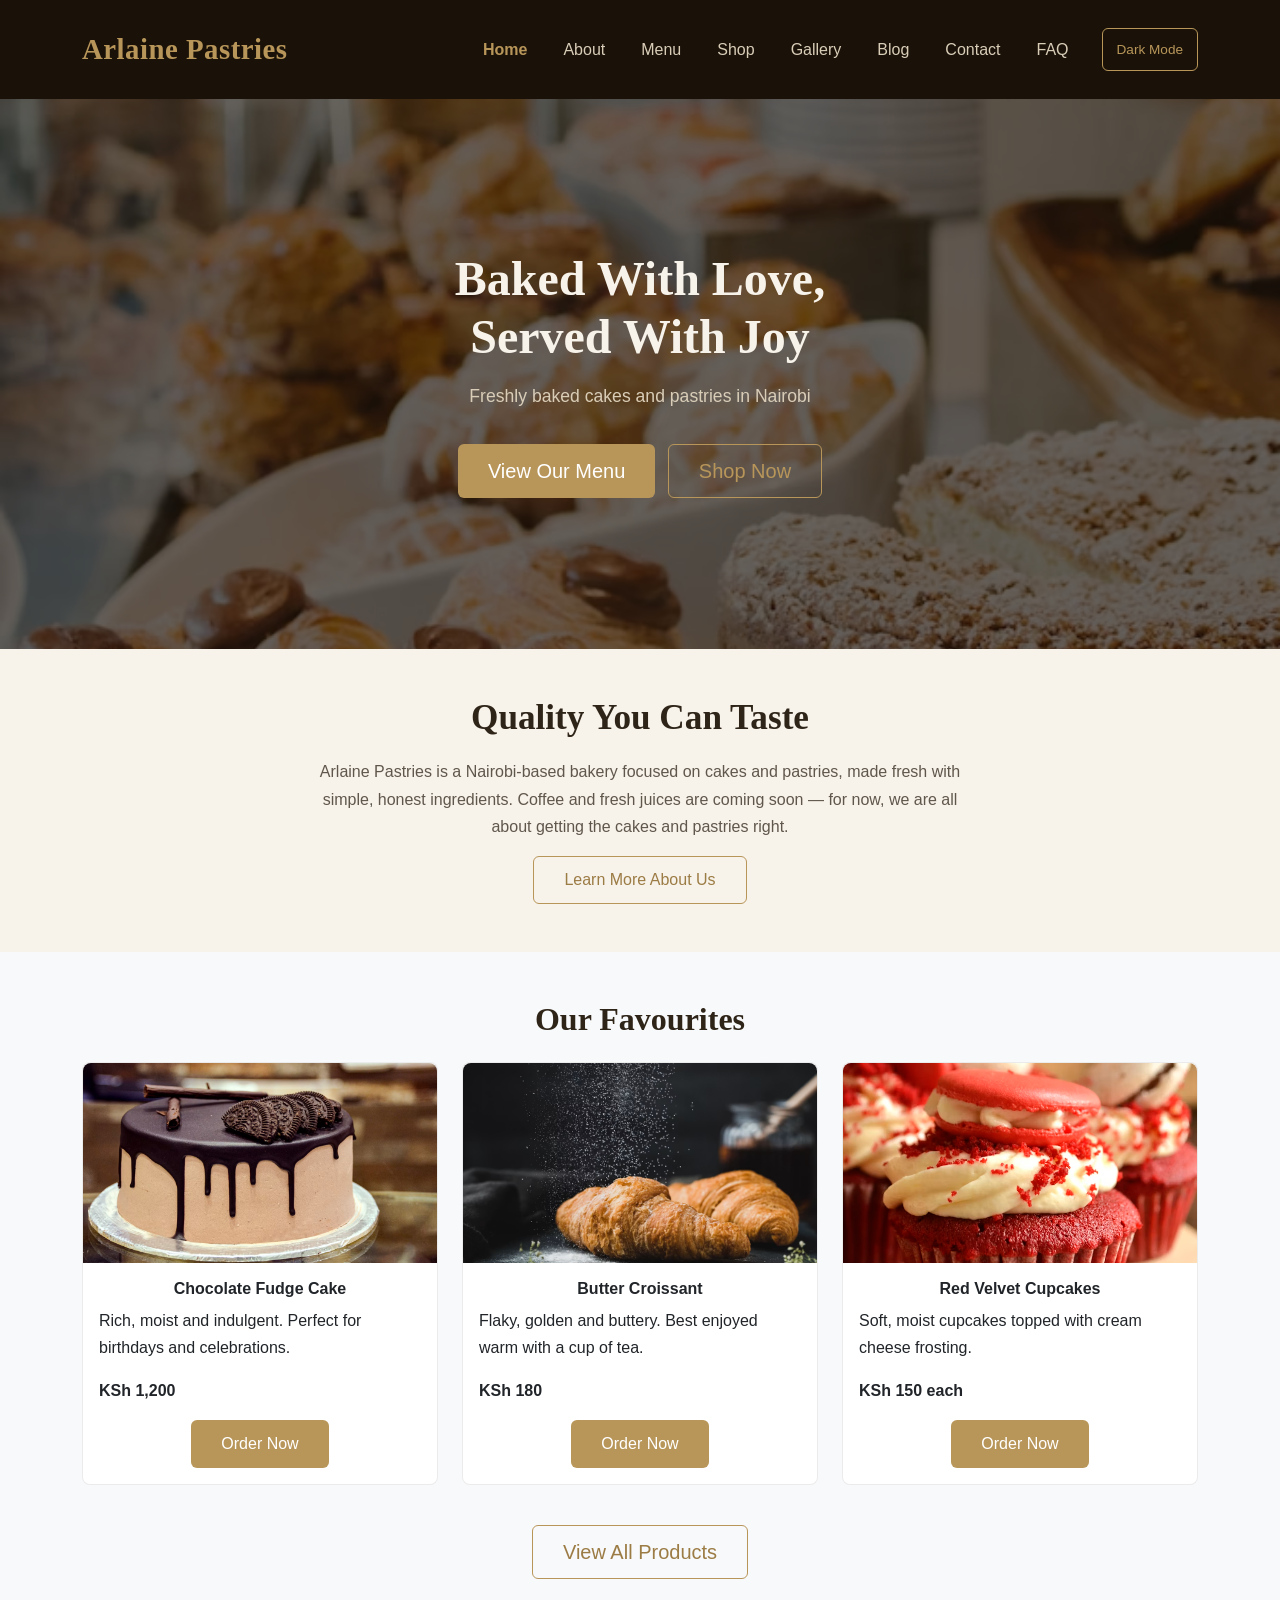
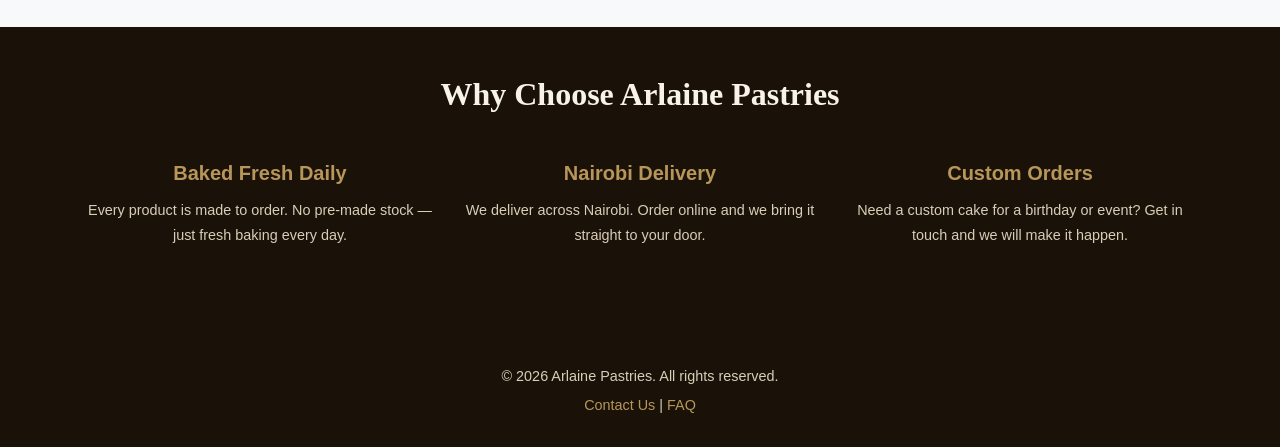
<file: index.html>
<!DOCTYPE html>
<html lang="en">
<head>
  <meta charset="UTF-8">
  <meta name="viewport" content="width=device-width, initial-scale=1.0">
  <title>Arlaine Pastries</title>
  <link href="https://cdn.jsdelivr.net/npm/bootstrap@5.3.0/dist/css/bootstrap.min.css" rel="stylesheet">
  <link rel="stylesheet" href="style.css">
</head>
<body>

<!-- Navigation Bar -->
<nav class="navbar navbar-expand-lg">
  <div class="container">
    <a class="navbar-brand" href="index.html">Arlaine Pastries</a>
    <button class="navbar-toggler" type="button" data-bs-toggle="collapse" data-bs-target="#navMenu">
      <span class="navbar-toggler-icon"></span>
    </button>
    <div class="collapse navbar-collapse" id="navMenu">
      <div class="navbar-nav ms-auto">
        <a class="nav-link active" href="index.html">Home</a>
        <a class="nav-link" href="about.html">About</a>
        <a class="nav-link" href="menu.html">Menu</a>
        <a class="nav-link" href="shop.html">Shop</a>
        <a class="nav-link" href="gallery.html">Gallery</a>
        <a class="nav-link" href="blog.html">Blog</a>
        <a class="nav-link" href="contact.html">Contact</a>
        <a class="nav-link" href="faq.html">FAQ</a>
        <button id="darkModeToggle" onclick="toggleDarkMode()">Dark Mode</button>
      </div>
    </div>
  </div>
</nav>

<!-- Hero Section -->
<section class="hero-banner">
  <div class="hero-image-wrapper">
    <img src="images/hero-bg.jpg" alt="Freshly baked pastries at Arlaine Pastries" class="hero-bg-img">
    <div class="hero-overlay"></div>
    <div class="container hero-content">
      <h1 class="display-4 fw-bold">Baked With Love,<br>Served With Joy</h1>
      <p class="lead mt-3">Freshly baked cakes and pastries in Nairobi</p>
      <a href="menu.html" class="btn btn-warning btn-lg me-2 mt-3">View Our Menu</a>
      <a href="shop.html" class="btn btn-outline-light btn-lg mt-3">Shop Now</a>
    </div>
  </div>
</section>

<!-- Welcome Section -->
<section class="py-5 welcome-section">
  <div class="container text-center">
    <h2>Quality You Can Taste</h2>
    <p class="mt-3">Arlaine Pastries is a Nairobi-based bakery focused on cakes and pastries, made fresh with simple, honest ingredients. Coffee and fresh juices are coming soon — for now, we are all about getting the cakes and pastries right.</p>
    <a href="about.html" class="btn btn-outline-dark mt-3">Learn More About Us</a>
  </div>
</section>

<!-- Featured Items Section -->
<section class="py-5 bg-light">
  <div class="container">
    <h2 class="text-center mb-4">Our Favourites</h2>
    <div class="row">

      <div class="col-md-4 mb-4">
        <div class="card h-100">
          <img src="images/chocolate-cake.jpg" alt="Chocolate Fudge Cake">
          <div class="card-body text-center">
            <h5 class="card-title">Chocolate Fudge Cake</h5>
            <p class="card-text">Rich, moist and indulgent. Perfect for birthdays and celebrations.</p>
            <p class="fw-bold">KSh 1,200</p>
            <a href="shop.html" class="btn btn-warning">Order Now</a>
          </div>
        </div>
      </div>

      <div class="col-md-4 mb-4">
        <div class="card h-100">
          <img src="images/croissant.jpg" alt="Butter Croissant">
          <div class="card-body text-center">
            <h5 class="card-title">Butter Croissant</h5>
            <p class="card-text">Flaky, golden and buttery. Best enjoyed warm with a cup of tea.</p>
            <p class="fw-bold">KSh 180</p>
            <a href="shop.html" class="btn btn-warning">Order Now</a>
          </div>
        </div>
      </div>

      <div class="col-md-4 mb-4">
        <div class="card h-100">
          <img src="images/cupcake.jpg" alt="Red Velvet Cupcakes">
          <div class="card-body text-center">
            <h5 class="card-title">Red Velvet Cupcakes</h5>
            <p class="card-text">Soft, moist cupcakes topped with cream cheese frosting.</p>
            <p class="fw-bold">KSh 150 each</p>
            <a href="shop.html" class="btn btn-warning">Order Now</a>
          </div>
        </div>
      </div>

    </div>
    <div class="text-center mt-3">
      <a href="shop.html" class="btn btn-outline-dark btn-lg">View All Products</a>
    </div>
  </div>
</section>


<!-- Why Choose Us Section -->
<section class="py-5 home-why-section">
  <div class="container">
    <h2 class="text-center mb-5">Why Choose Arlaine Pastries</h2>
    <div class="row text-center">
      <div class="col-md-4 mb-4">
        <div class="home-why-item">
          <h5>Baked Fresh Daily</h5>
          <p>Every product is made to order. No pre-made stock — just fresh baking every day.</p>
        </div>
      </div>
      <div class="col-md-4 mb-4">
        <div class="home-why-item">
          <h5>Nairobi Delivery</h5>
          <p>We deliver across Nairobi. Order online and we bring it straight to your door.</p>
        </div>
      </div>
      <div class="col-md-4 mb-4">
        <div class="home-why-item">
          <h5>Custom Orders</h5>
          <p>Need a custom cake for a birthday or event? Get in touch and we will make it happen.</p>
        </div>
      </div>
    </div>
  </div>
</section>

<!-- Footer -->
<footer class="text-center py-4">
  <p>&copy; 2026 Arlaine Pastries. All rights reserved.</p>
  <p>
    <a href="contact.html">Contact Us</a> |
    <a href="faq.html">FAQ</a>
  </p>
</footer>

<script src="https://cdn.jsdelivr.net/npm/bootstrap@5.3.0/dist/js/bootstrap.bundle.min.js"></script>
<script src="main.js"></script>

</body>
</html>
</file>
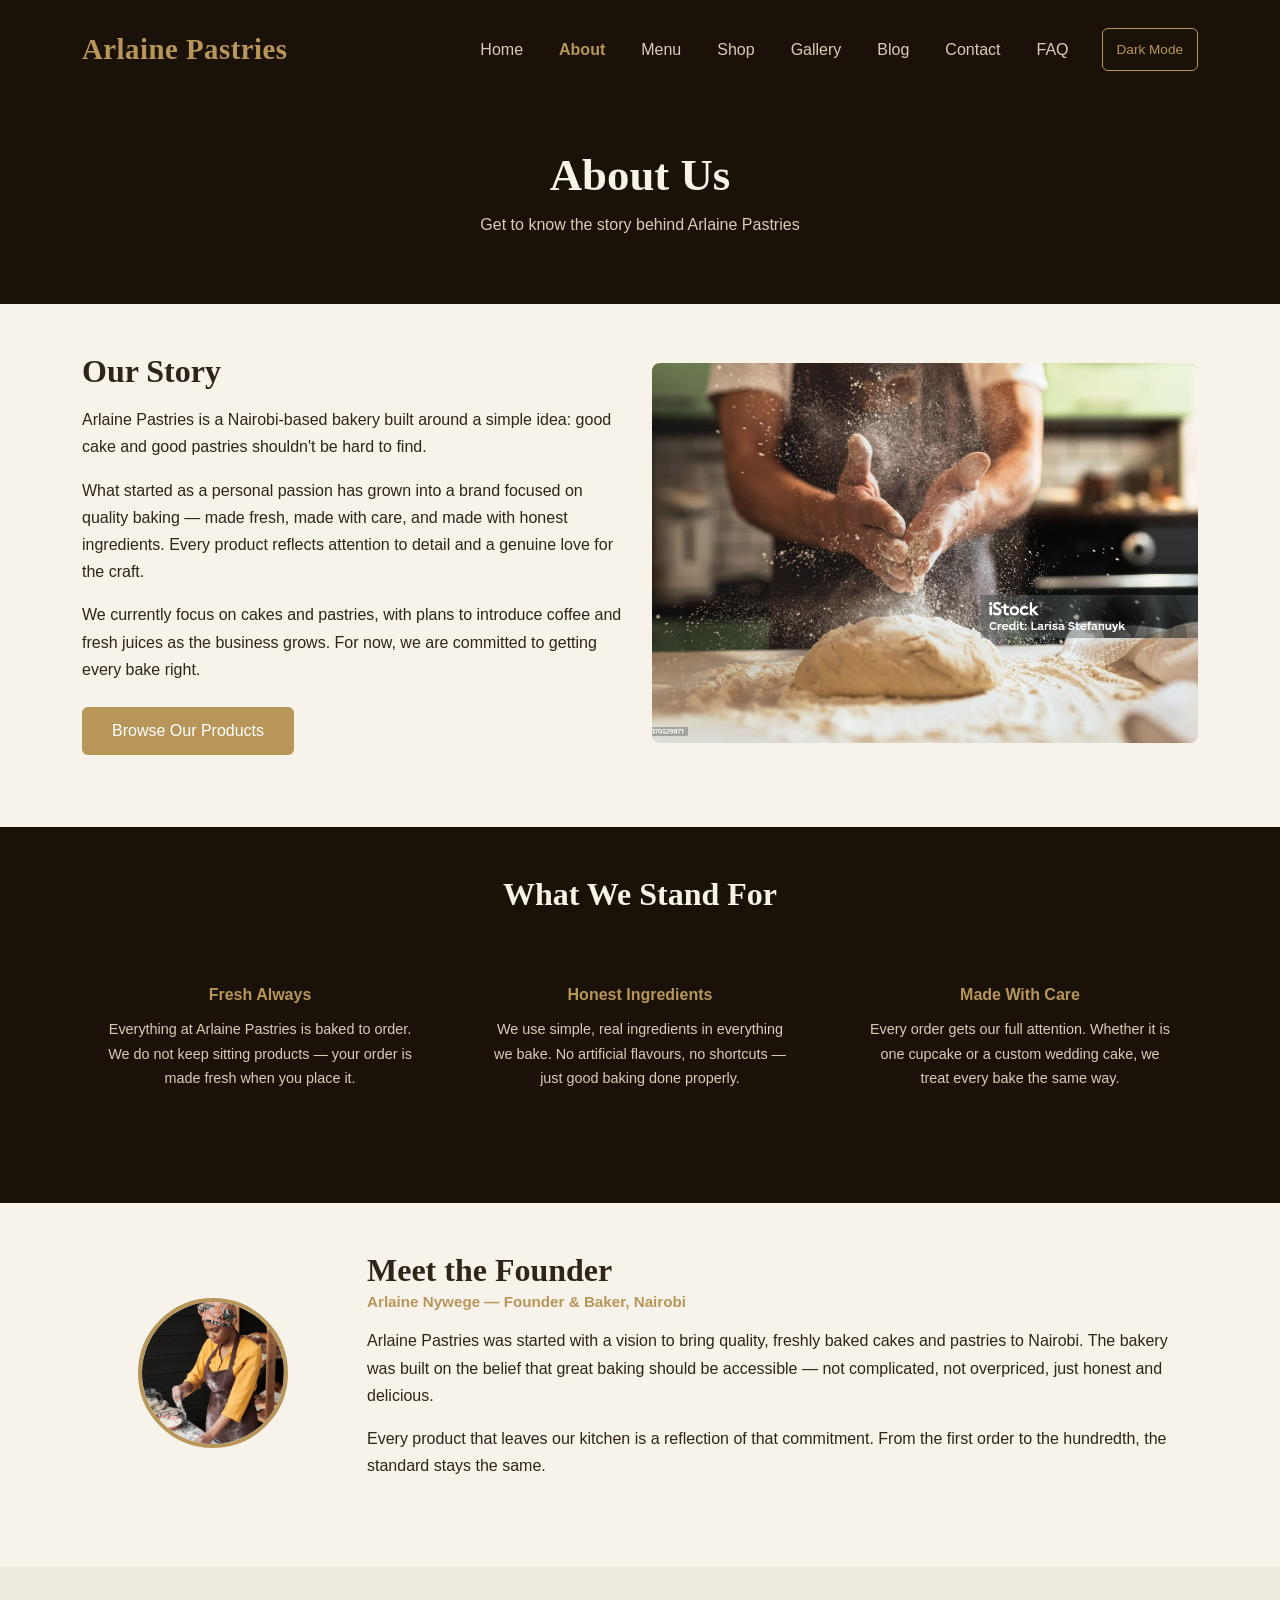
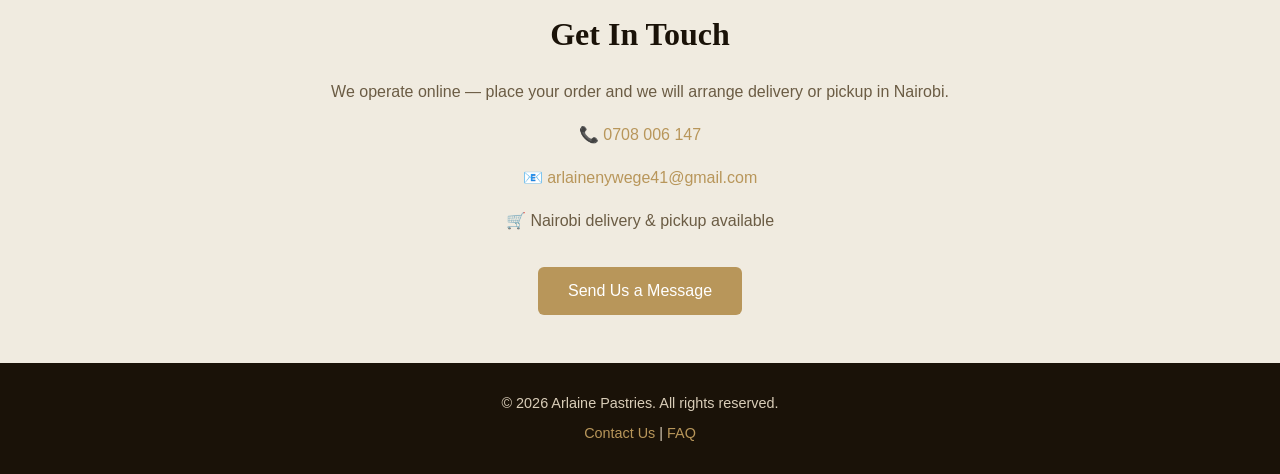
<file: about.html>
<!DOCTYPE html>
<html lang="en">
<head>
  <meta charset="UTF-8">
  <meta name="viewport" content="width=device-width, initial-scale=1.0">
  <title>About Us - Arlaine Pastries</title>
  <link href="https://cdn.jsdelivr.net/npm/bootstrap@5.3.0/dist/css/bootstrap.min.css" rel="stylesheet">
  <link rel="stylesheet" href="style.css">
</head>
<body>

<!-- Navigation Bar -->
<nav class="navbar navbar-expand-lg">
  <div class="container">
    <a class="navbar-brand" href="index.html">Arlaine Pastries</a>
    <button class="navbar-toggler" type="button" data-bs-toggle="collapse" data-bs-target="#navMenu">
      <span class="navbar-toggler-icon"></span>
    </button>
    <div class="collapse navbar-collapse" id="navMenu">
      <div class="navbar-nav ms-auto">
        <a class="nav-link" href="index.html">Home</a>
        <a class="nav-link active" href="about.html">About</a>
        <a class="nav-link" href="menu.html">Menu</a>
        <a class="nav-link" href="shop.html">Shop</a>
        <a class="nav-link" href="gallery.html">Gallery</a>
        <a class="nav-link" href="blog.html">Blog</a>
        <a class="nav-link" href="contact.html">Contact</a>
        <a class="nav-link" href="faq.html">FAQ</a>
        <button id="darkModeToggle" onclick="toggleDarkMode()">Dark Mode</button>
      </div>
    </div>
  </div>
</nav>

<!-- Page Banner -->
<div class="page-banner">
  <h1>About Us</h1>
  <p>Get to know the story behind Arlaine Pastries</p>
</div>

<!-- Our Story Section -->
<section class="py-5">
  <div class="container">
    <div class="row align-items-center">

      <div class="col-md-6 mb-4">
        <h2 class="mb-3">Our Story</h2>
        <p>Arlaine Pastries is a Nairobi-based bakery built around a simple idea: good cake and good pastries shouldn't be hard to find.</p>
        <p>What started as a personal passion has grown into a brand focused on quality baking — made fresh, made with care, and made with honest ingredients. Every product reflects attention to detail and a genuine love for the craft.</p>
        <p>We currently focus on cakes and pastries, with plans to introduce coffee and fresh juices as the business grows. For now, we are committed to getting every bake right.</p>
        <a href="shop.html" class="btn btn-warning mt-2">Browse Our Products</a>
      </div>

      <div class="col-md-6 mb-4">
        <img src="images/bakery-kitchen.jpg" alt="Arlaine Pastries kitchen" class="img-fluid about-img">
      </div>

    </div>
  </div>
</section>

<!-- What We Stand For -->
<section class="py-5 about-values-section">
  <div class="container">
    <h2 class="text-center mb-5">What We Stand For</h2>
    <div class="row text-center">

      <div class="col-md-4 mb-4">
        <div class="about-value-item">
          <h5>Fresh Always</h5>
          <p>Everything at Arlaine Pastries is baked to order. We do not keep sitting products — your order is made fresh when you place it.</p>
        </div>
      </div>

      <div class="col-md-4 mb-4">
        <div class="about-value-item">
          <h5>Honest Ingredients</h5>
          <p>We use simple, real ingredients in everything we bake. No artificial flavours, no shortcuts — just good baking done properly.</p>
        </div>
      </div>

      <div class="col-md-4 mb-4">
        <div class="about-value-item">
          <h5>Made With Care</h5>
          <p>Every order gets our full attention. Whether it is one cupcake or a custom wedding cake, we treat every bake the same way.</p>
        </div>
      </div>

    </div>
  </div>
</section>

<!-- Meet the Founder -->
<section class="py-5">
  <div class="container">
    <div class="row align-items-center">

      <div class="col-md-3 text-center mb-4">
        <img src="images/about-baker.jpg" alt="Arlaine Nywege - Founder" class="about-founder-img">
      </div>

      <div class="col-md-9 mb-4">
        <h2 class="mb-1">Meet the Founder</h2>
        <h5 class="about-founder-title mb-3">Arlaine Nywege — Founder &amp; Baker, Nairobi</h5>
        <p>Arlaine Pastries was started with a vision to bring quality, freshly baked cakes and pastries to Nairobi. The bakery was built on the belief that great baking should be accessible — not complicated, not overpriced, just honest and delicious.</p>
        <p>Every product that leaves our kitchen is a reflection of that commitment. From the first order to the hundredth, the standard stays the same.</p>
      </div>

    </div>
  </div>
</section>

<!-- Get In Touch -->
<section class="py-5 about-contact-section">
  <div class="container text-center">
    <h2 class="mb-4">Get In Touch</h2>
    <p>We operate online — place your order and we will arrange delivery or pickup in Nairobi.</p>
    <p class="mt-2">📞 <a href="tel:+254708006147">0708 006 147</a></p>
    <p>📧 <a href="mailto:arlainenywege41@gmail.com">arlainenywege41@gmail.com</a></p>
    <p>🛒 Nairobi delivery &amp; pickup available</p>
    <a href="contact.html" class="btn btn-warning mt-3">Send Us a Message</a>
  </div>
</section>

<!-- Footer -->
<footer class="text-center py-4">
  <p>&copy; 2026 Arlaine Pastries. All rights reserved.</p>
  <p>
    <a href="contact.html">Contact Us</a> |
    <a href="faq.html">FAQ</a>
  </p>
</footer>

<script src="https://cdn.jsdelivr.net/npm/bootstrap@5.3.0/dist/js/bootstrap.bundle.min.js"></script>
<script src="main.js"></script>

</body>
</html>
</file>
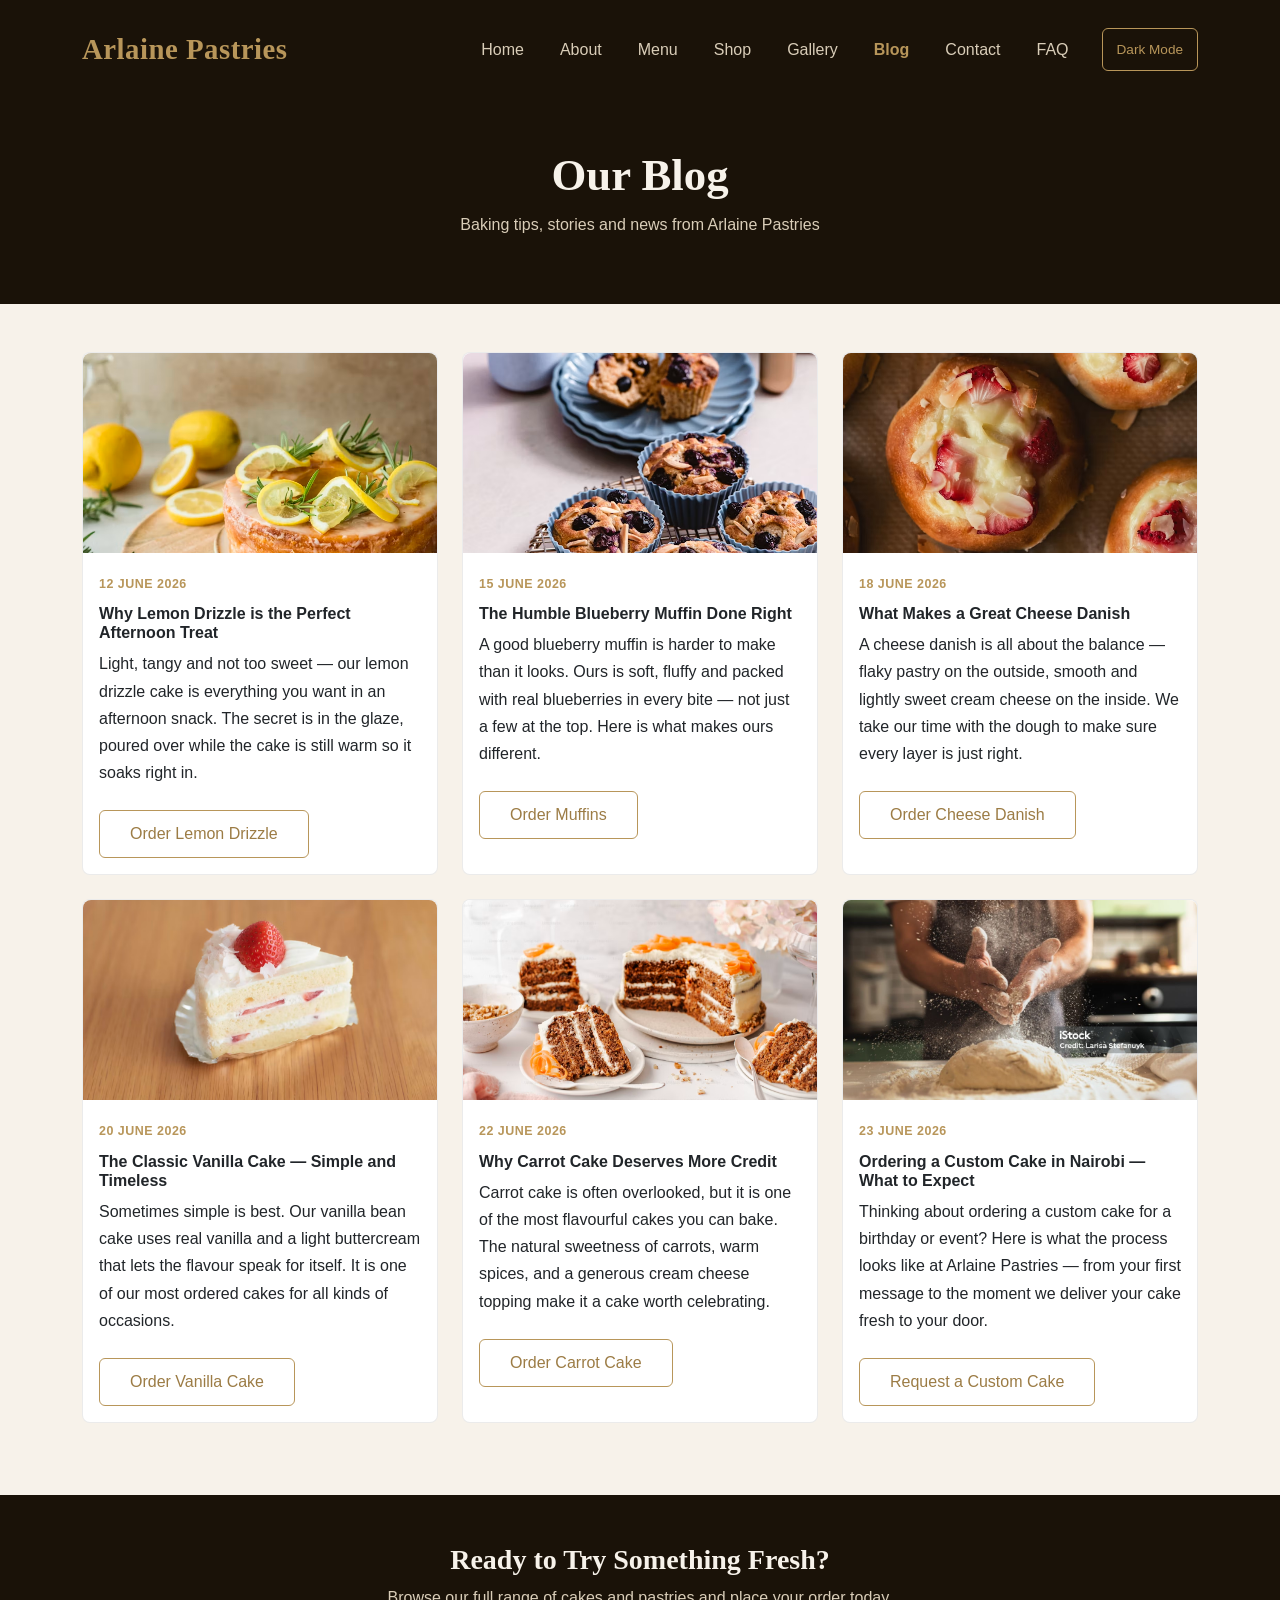
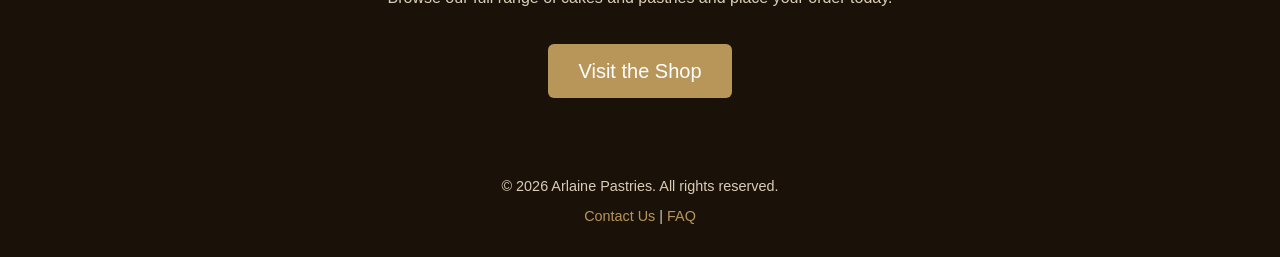
<file: blog.html>
<!DOCTYPE html>
<html lang="en">
<head>
  <meta charset="UTF-8">
  <meta name="viewport" content="width=device-width, initial-scale=1.0">
  <title>Blog - Arlaine Pastries</title>
  <link href="https://cdn.jsdelivr.net/npm/bootstrap@5.3.0/dist/css/bootstrap.min.css" rel="stylesheet">
  <link rel="stylesheet" href="style.css">
</head>
<body>

<!-- Navigation Bar -->
<nav class="navbar navbar-expand-lg">
  <div class="container">
    <a class="navbar-brand" href="index.html">Arlaine Pastries</a>
    <button class="navbar-toggler" type="button" data-bs-toggle="collapse" data-bs-target="#navMenu">
      <span class="navbar-toggler-icon"></span>
    </button>
    <div class="collapse navbar-collapse" id="navMenu">
      <div class="navbar-nav ms-auto">
        <a class="nav-link" href="index.html">Home</a>
        <a class="nav-link" href="about.html">About</a>
        <a class="nav-link" href="menu.html">Menu</a>
        <a class="nav-link" href="shop.html">Shop</a>
        <a class="nav-link" href="gallery.html">Gallery</a>
        <a class="nav-link active" href="blog.html">Blog</a>
        <a class="nav-link" href="contact.html">Contact</a>
        <a class="nav-link" href="faq.html">FAQ</a>
        <button id="darkModeToggle" onclick="toggleDarkMode()">Dark Mode</button>
      </div>
    </div>
  </div>
</nav>

<!-- Page Banner -->
<div class="page-banner">
  <h1>Our Blog</h1>
  <p>Baking tips, stories and news from Arlaine Pastries</p>
</div>

<!-- Blog Posts -->
<section class="py-5">
  <div class="container">
    <div class="row">

      <!-- Post 1 -->
      <div class="col-md-4 mb-4">
        <div class="card h-100">
          <img src="images/lemon-cake.jpg" alt="Why Lemon Drizzle is the Perfect Afternoon Treat">
          <div class="card-body">
            <span class="blog-date">12 June 2026</span>
            <h5 class="card-title mt-2">Why Lemon Drizzle is the Perfect Afternoon Treat</h5>
            <p class="card-text">Light, tangy and not too sweet — our lemon drizzle cake is everything you want in an afternoon snack. The secret is in the glaze, poured over while the cake is still warm so it soaks right in.</p>
            <a href="shop.html" class="btn btn-outline-dark mt-2">Order Lemon Drizzle</a>
          </div>
        </div>
      </div>

      <!-- Post 2 -->
      <div class="col-md-4 mb-4">
        <div class="card h-100">
          <img src="images/muffin.jpg" alt="The Humble Blueberry Muffin Done Right">
          <div class="card-body">
            <span class="blog-date">15 June 2026</span>
            <h5 class="card-title mt-2">The Humble Blueberry Muffin Done Right</h5>
            <p class="card-text">A good blueberry muffin is harder to make than it looks. Ours is soft, fluffy and packed with real blueberries in every bite — not just a few at the top. Here is what makes ours different.</p>
            <a href="shop.html" class="btn btn-outline-dark mt-2">Order Muffins</a>
          </div>
        </div>
      </div>

      <!-- Post 3 -->
      <div class="col-md-4 mb-4">
        <div class="card h-100">
          <img src="images/cheese-danish.jpg" alt="What Makes a Great Cheese Danish">
          <div class="card-body">
            <span class="blog-date">18 June 2026</span>
            <h5 class="card-title mt-2">What Makes a Great Cheese Danish</h5>
            <p class="card-text">A cheese danish is all about the balance — flaky pastry on the outside, smooth and lightly sweet cream cheese on the inside. We take our time with the dough to make sure every layer is just right.</p>
            <a href="shop.html" class="btn btn-outline-dark mt-2">Order Cheese Danish</a>
          </div>
        </div>
      </div>

      <!-- Post 4 -->
      <div class="col-md-4 mb-4">
        <div class="card h-100">
          <img src="images/vanilla-cake.jpg" alt="The Classic Vanilla Cake — Simple and Timeless">
          <div class="card-body">
            <span class="blog-date">20 June 2026</span>
            <h5 class="card-title mt-2">The Classic Vanilla Cake — Simple and Timeless</h5>
            <p class="card-text">Sometimes simple is best. Our vanilla bean cake uses real vanilla and a light buttercream that lets the flavour speak for itself. It is one of our most ordered cakes for all kinds of occasions.</p>
            <a href="shop.html" class="btn btn-outline-dark mt-2">Order Vanilla Cake</a>
          </div>
        </div>
      </div>

      <!-- Post 5 -->
      <div class="col-md-4 mb-4">
        <div class="card h-100">
          <img src="images/carrot-cake.jpg" alt="Why Carrot Cake Deserves More Credit">
          <div class="card-body">
            <span class="blog-date">22 June 2026</span>
            <h5 class="card-title mt-2">Why Carrot Cake Deserves More Credit</h5>
            <p class="card-text">Carrot cake is often overlooked, but it is one of the most flavourful cakes you can bake. The natural sweetness of carrots, warm spices, and a generous cream cheese topping make it a cake worth celebrating.</p>
            <a href="shop.html" class="btn btn-outline-dark mt-2">Order Carrot Cake</a>
          </div>
        </div>
      </div>

      <!-- Post 6 -->
      <div class="col-md-4 mb-4">
        <div class="card h-100">
          <img src="images/bakery-kitchen.jpg" alt="Ordering a Custom Cake in Nairobi — What to Expect">
          <div class="card-body">
            <span class="blog-date">23 June 2026</span>
            <h5 class="card-title mt-2">Ordering a Custom Cake in Nairobi — What to Expect</h5>
            <p class="card-text">Thinking about ordering a custom cake for a birthday or event? Here is what the process looks like at Arlaine Pastries — from your first message to the moment we deliver your cake fresh to your door.</p>
            <a href="contact.html" class="btn btn-outline-dark mt-2">Request a Custom Cake</a>
          </div>
        </div>
      </div>

    </div>
  </div>
</section>

<!-- CTA -->
<section class="py-5 menu-order-cta text-center">
  <div class="container">
    <h3>Ready to Try Something Fresh?</h3>
    <p class="mt-2">Browse our full range of cakes and pastries and place your order today.</p>
    <a href="shop.html" class="btn btn-warning btn-lg mt-3">Visit the Shop</a>
  </div>
</section>

<!-- Footer -->
<footer class="text-center py-4">
  <p>&copy; 2026 Arlaine Pastries. All rights reserved.</p>
  <p>
    <a href="contact.html">Contact Us</a> |
    <a href="faq.html">FAQ</a>
  </p>
</footer>

<script src="https://cdn.jsdelivr.net/npm/bootstrap@5.3.0/dist/js/bootstrap.bundle.min.js"></script>
<script src="main.js"></script>

</body>
</html>
</file>
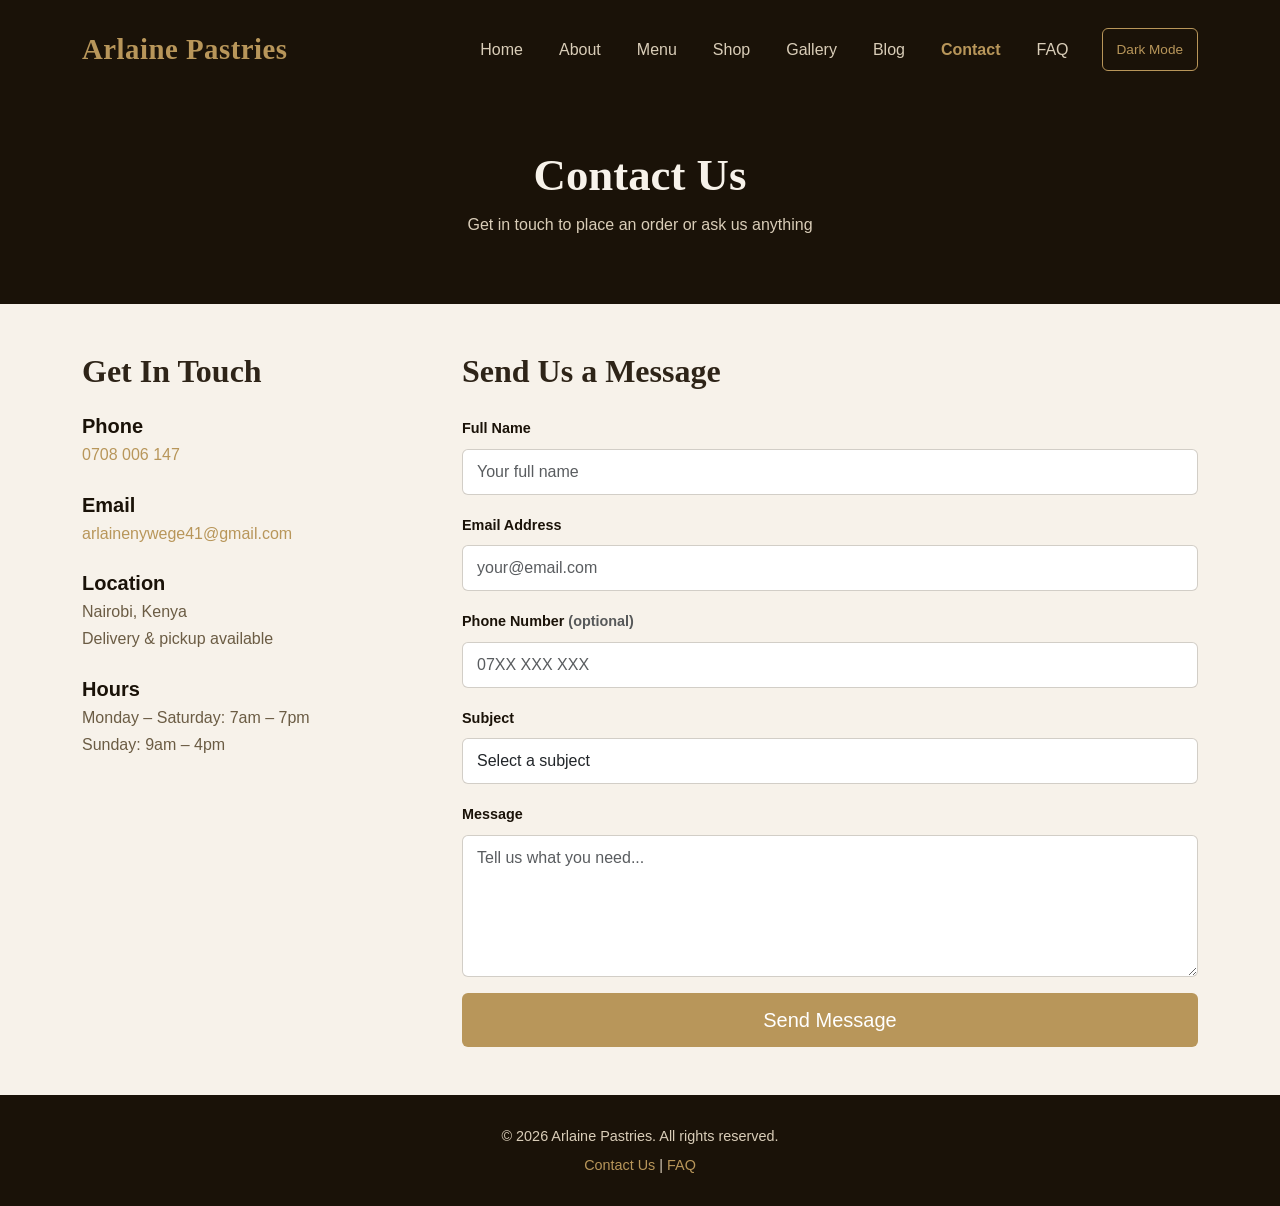
<file: contact.html>
<!DOCTYPE html>
<html lang="en">
<head>
  <meta charset="UTF-8">
  <meta name="viewport" content="width=device-width, initial-scale=1.0">
  <title>Contact - Arlaine Pastries</title>
  <link href="https://cdn.jsdelivr.net/npm/bootstrap@5.3.0/dist/css/bootstrap.min.css" rel="stylesheet">
  <link rel="stylesheet" href="style.css">
</head>
<body>

<!-- Navigation Bar -->
<nav class="navbar navbar-expand-lg">
  <div class="container">
    <a class="navbar-brand" href="index.html">Arlaine Pastries</a>
    <button class="navbar-toggler" type="button" data-bs-toggle="collapse" data-bs-target="#navMenu">
      <span class="navbar-toggler-icon"></span>
    </button>
    <div class="collapse navbar-collapse" id="navMenu">
      <div class="navbar-nav ms-auto">
        <a class="nav-link" href="index.html">Home</a>
        <a class="nav-link" href="about.html">About</a>
        <a class="nav-link" href="menu.html">Menu</a>
        <a class="nav-link" href="shop.html">Shop</a>
        <a class="nav-link" href="gallery.html">Gallery</a>
        <a class="nav-link" href="blog.html">Blog</a>
        <a class="nav-link active" href="contact.html">Contact</a>
        <a class="nav-link" href="faq.html">FAQ</a>
        <button id="darkModeToggle" onclick="toggleDarkMode()">Dark Mode</button>
      </div>
    </div>
  </div>
</nav>

<!-- Page Banner -->
<div class="page-banner">
  <h1>Contact Us</h1>
  <p>Get in touch to place an order or ask us anything</p>
</div>

<!-- Contact Section -->
<section class="py-5">
  <div class="container">
    <div class="row">

      <!-- Contact Info -->
      <div class="col-md-4 mb-5">
        <h2 class="mb-4">Get In Touch</h2>

        <div class="contact-info-item">
          <h5>Phone</h5>
          <p><a href="tel:+254708006147">0708 006 147</a></p>
        </div>

        <div class="contact-info-item">
          <h5>Email</h5>
          <p><a href="mailto:arlainenywege41@gmail.com">arlainenywege41@gmail.com</a></p>
        </div>

        <div class="contact-info-item">
          <h5>Location</h5>
          <p>Nairobi, Kenya<br>Delivery &amp; pickup available</p>
        </div>

        <div class="contact-info-item">
          <h5>Hours</h5>
          <p>Monday – Saturday: 7am – 7pm<br>Sunday: 9am – 4pm</p>
        </div>
      </div>

      <!-- Contact Form -->
      <div class="col-md-8">
        <h2 class="mb-4">Send Us a Message</h2>

        <!-- Success Message -->
        <div id="formSuccess" class="alert alert-success" style="display:none;">
          Thank you! Your message has been sent. We will get back to you shortly.
        </div>

        <form id="contactForm" onsubmit="return validateForm()">

          <div class="mb-3">
            <label for="name" class="form-label">Full Name</label>
            <input type="text" class="form-control" id="name" placeholder="Your full name">
            <small class="error-msg text-danger" id="nameError"></small>
          </div>

          <div class="mb-3">
            <label for="email" class="form-label">Email Address</label>
            <input type="email" class="form-control" id="email" placeholder="your@email.com">
            <small class="error-msg text-danger" id="emailError"></small>
          </div>

          <div class="mb-3">
            <label for="phone" class="form-label">Phone Number <span class="text-muted">(optional)</span></label>
            <input type="tel" class="form-control" id="phone" placeholder="07XX XXX XXX">
          </div>

          <div class="mb-3">
            <label for="subject" class="form-label">Subject</label>
            <select class="form-control" id="subject">
              <option value="">Select a subject</option>
              <option value="order">Place an Order</option>
              <option value="custom">Custom Cake Enquiry</option>
              <option value="delivery">Delivery Information</option>
              <option value="other">Other</option>
            </select>
          </div>

          <div class="mb-3">
            <label for="message" class="form-label">Message</label>
            <textarea class="form-control" id="message" rows="5" placeholder="Tell us what you need..."></textarea>
            <small class="error-msg text-danger" id="messageError"></small>
          </div>

          <button type="submit" class="btn btn-warning btn-lg w-100">Send Message</button>

        </form>
      </div>

    </div>
  </div>
</section>

<!-- Footer -->
<footer class="text-center py-4">
  <p>&copy; 2026 Arlaine Pastries. All rights reserved.</p>
  <p>
    <a href="contact.html">Contact Us</a> |
    <a href="faq.html">FAQ</a>
  </p>
</footer>

<script src="https://cdn.jsdelivr.net/npm/bootstrap@5.3.0/dist/js/bootstrap.bundle.min.js"></script>
<script src="main.js"></script>

</body>
</html>
</file>
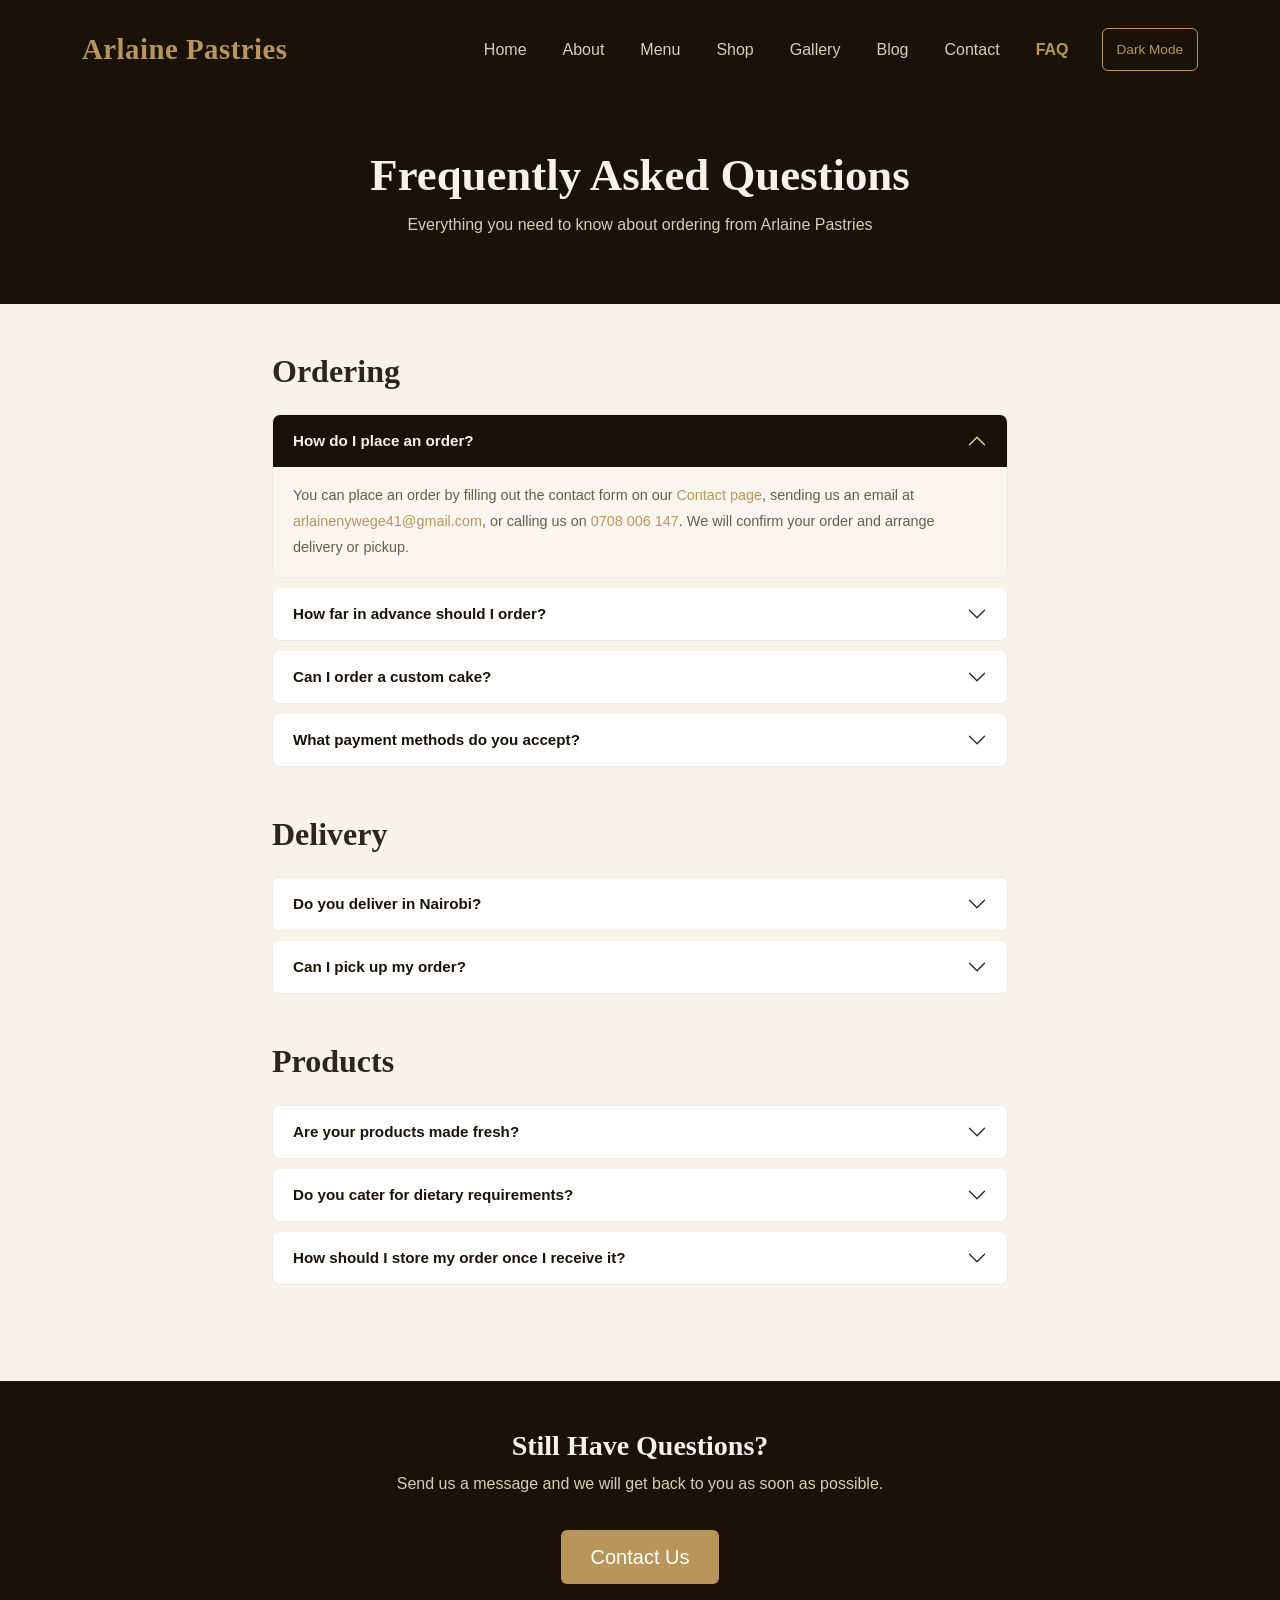
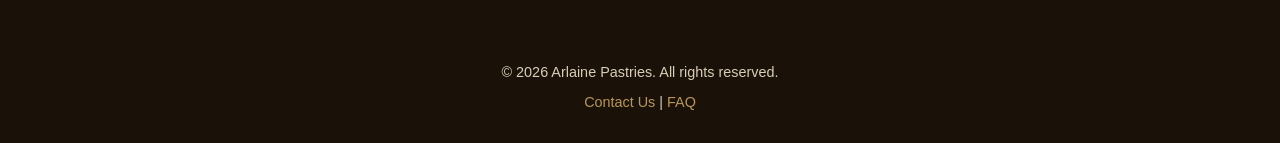
<file: faq.html>
<!DOCTYPE html>
<html lang="en">
<head>
  <meta charset="UTF-8">
  <meta name="viewport" content="width=device-width, initial-scale=1.0">
  <title>FAQ - Arlaine Pastries</title>
  <link href="https://cdn.jsdelivr.net/npm/bootstrap@5.3.0/dist/css/bootstrap.min.css" rel="stylesheet">
  <link rel="stylesheet" href="style.css">
</head>
<body>

<!-- Navigation Bar -->
<nav class="navbar navbar-expand-lg">
  <div class="container">
    <a class="navbar-brand" href="index.html">Arlaine Pastries</a>
    <button class="navbar-toggler" type="button" data-bs-toggle="collapse" data-bs-target="#navMenu">
      <span class="navbar-toggler-icon"></span>
    </button>
    <div class="collapse navbar-collapse" id="navMenu">
      <div class="navbar-nav ms-auto">
        <a class="nav-link" href="index.html">Home</a>
        <a class="nav-link" href="about.html">About</a>
        <a class="nav-link" href="menu.html">Menu</a>
        <a class="nav-link" href="shop.html">Shop</a>
        <a class="nav-link" href="gallery.html">Gallery</a>
        <a class="nav-link" href="blog.html">Blog</a>
        <a class="nav-link" href="contact.html">Contact</a>
        <a class="nav-link active" href="faq.html">FAQ</a>
        <button id="darkModeToggle" onclick="toggleDarkMode()">Dark Mode</button>
      </div>
    </div>
  </div>
</nav>

<!-- Page Banner -->
<div class="page-banner">
  <h1>Frequently Asked Questions</h1>
  <p>Everything you need to know about ordering from Arlaine Pastries</p>
</div>

<!-- FAQ Section -->
<section class="py-5">
  <div class="container">
    <div class="row justify-content-center">
      <div class="col-md-8">

        <h2 class="mb-4">Ordering</h2>
        <div class="accordion mb-5" id="faqOrdering">

          <div class="accordion-item faq-item">
            <h3 class="accordion-header">
              <button class="accordion-button" type="button" data-bs-toggle="collapse" data-bs-target="#faq1">
                How do I place an order?
              </button>
            </h3>
            <div id="faq1" class="accordion-collapse collapse show" data-bs-parent="#faqOrdering">
              <div class="accordion-body">
                You can place an order by filling out the contact form on our <a href="contact.html">Contact page</a>, sending us an email at <a href="mailto:arlainenywege41@gmail.com">arlainenywege41@gmail.com</a>, or calling us on <a href="tel:+254708006147">0708 006 147</a>. We will confirm your order and arrange delivery or pickup.
              </div>
            </div>
          </div>

          <div class="accordion-item faq-item">
            <h3 class="accordion-header">
              <button class="accordion-button collapsed" type="button" data-bs-toggle="collapse" data-bs-target="#faq2">
                How far in advance should I order?
              </button>
            </h3>
            <div id="faq2" class="accordion-collapse collapse" data-bs-parent="#faqOrdering">
              <div class="accordion-body">
                We recommend placing your order at least 48 hours in advance, especially for custom cakes. For large orders or special events, please contact us at least one week ahead to ensure availability.
              </div>
            </div>
          </div>

          <div class="accordion-item faq-item">
            <h3 class="accordion-header">
              <button class="accordion-button collapsed" type="button" data-bs-toggle="collapse" data-bs-target="#faq3">
                Can I order a custom cake?
              </button>
            </h3>
            <div id="faq3" class="accordion-collapse collapse" data-bs-parent="#faqOrdering">
              <div class="accordion-body">
                Yes! We love making custom cakes for birthdays, weddings, baby showers, and other special occasions. Get in touch via our <a href="contact.html">Contact page</a> and tell us your idea — we will work with you to bring it to life.
              </div>
            </div>
          </div>

          <div class="accordion-item faq-item">
            <h3 class="accordion-header">
              <button class="accordion-button collapsed" type="button" data-bs-toggle="collapse" data-bs-target="#faq4">
                What payment methods do you accept?
              </button>
            </h3>
            <div id="faq4" class="accordion-collapse collapse" data-bs-parent="#faqOrdering">
              <div class="accordion-body">
                We accept M-Pesa and cash on delivery or pickup. Payment details will be shared once your order is confirmed.
              </div>
            </div>
          </div>

        </div>

        <h2 class="mb-4">Delivery</h2>
        <div class="accordion mb-5" id="faqDelivery">

          <div class="accordion-item faq-item">
            <h3 class="accordion-header">
              <button class="accordion-button collapsed" type="button" data-bs-toggle="collapse" data-bs-target="#faq5">
                Do you deliver in Nairobi?
              </button>
            </h3>
            <div id="faq5" class="accordion-collapse collapse" data-bs-parent="#faqDelivery">
              <div class="accordion-body">
                Yes, we offer delivery across Nairobi. Delivery fees vary depending on your location. Contact us to confirm availability in your area and get a delivery quote.
              </div>
            </div>
          </div>

          <div class="accordion-item faq-item">
            <h3 class="accordion-header">
              <button class="accordion-button collapsed" type="button" data-bs-toggle="collapse" data-bs-target="#faq6">
                Can I pick up my order?
              </button>
            </h3>
            <div id="faq6" class="accordion-collapse collapse" data-bs-parent="#faqDelivery">
              <div class="accordion-body">
                Yes, pickup is available. We will share the pickup location once your order is confirmed. Please do not arrive before the agreed time to ensure your order is freshly packed and ready.
              </div>
            </div>
          </div>

        </div>

        <h2 class="mb-4">Products</h2>
        <div class="accordion mb-5" id="faqProducts">

          <div class="accordion-item faq-item">
            <h3 class="accordion-header">
              <button class="accordion-button collapsed" type="button" data-bs-toggle="collapse" data-bs-target="#faq7">
                Are your products made fresh?
              </button>
            </h3>
            <div id="faq7" class="accordion-collapse collapse" data-bs-parent="#faqProducts">
              <div class="accordion-body">
                Yes, everything at Arlaine Pastries is baked fresh to order. We do not keep large quantities of pre-made products sitting around — your order is made with care when you place it.
              </div>
            </div>
          </div>

          <div class="accordion-item faq-item">
            <h3 class="accordion-header">
              <button class="accordion-button collapsed" type="button" data-bs-toggle="collapse" data-bs-target="#faq8">
                Do you cater for dietary requirements?
              </button>
            </h3>
            <div id="faq8" class="accordion-collapse collapse" data-bs-parent="#faqProducts">
              <div class="accordion-body">
                We are working on expanding our range to include options for different dietary needs. Please contact us to discuss your specific requirements and we will do our best to accommodate you.
              </div>
            </div>
          </div>
<div class="accordion-item faq-item">
  <h3 class="accordion-header">
    <button class="accordion-button collapsed" type="button" data-bs-toggle="collapse" data-bs-target="#faq9">
      How should I store my order once I receive it?
    </button>
  </h3>
  <div id="faq9" class="accordion-collapse collapse">
    <div class="accordion-body">
      Cakes and pastries are best enjoyed on the day they are delivered. If you need to store them, keep them in a cool, dry place or refrigerate. Avoid direct sunlight and consume within 2 days for best quality.
    </div>
  </div>
</div>
        </div>

      </div>
    </div>
  </div>
  
</section>

<!-- CTA -->
<section class="py-5 menu-order-cta text-center">
  <div class="container">
    <h3>Still Have Questions?</h3>
    <p class="mt-2">Send us a message and we will get back to you as soon as possible.</p>
    <a href="contact.html" class="btn btn-warning btn-lg mt-3">Contact Us</a>
  </div>
</section>

<!-- Footer -->
<footer class="text-center py-4">
  <p>&copy; 2026 Arlaine Pastries. All rights reserved.</p>
  <p>
    <a href="contact.html">Contact Us</a> |
    <a href="faq.html">FAQ</a>
  </p>
</footer>

<script src="https://cdn.jsdelivr.net/npm/bootstrap@5.3.0/dist/js/bootstrap.bundle.min.js"></script>
<script src="main.js"></script>

</body>
</html>
</file>
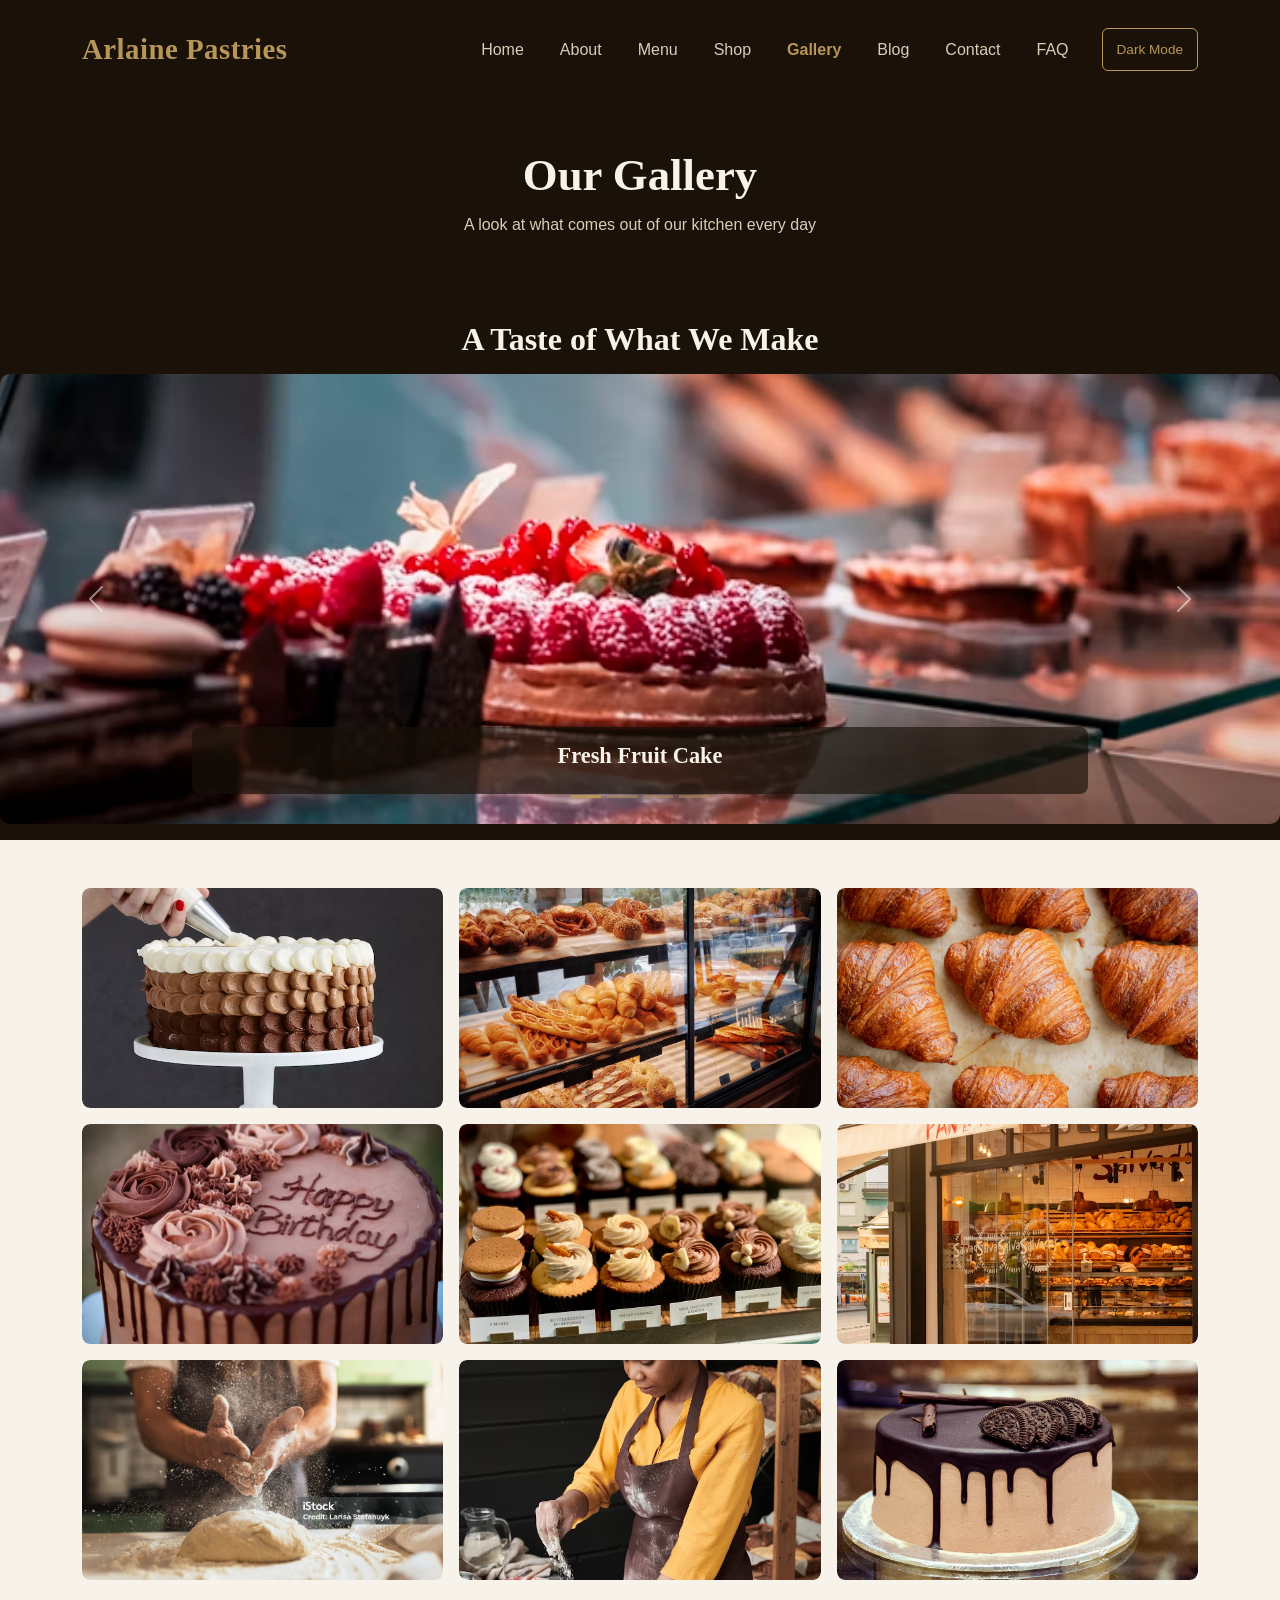
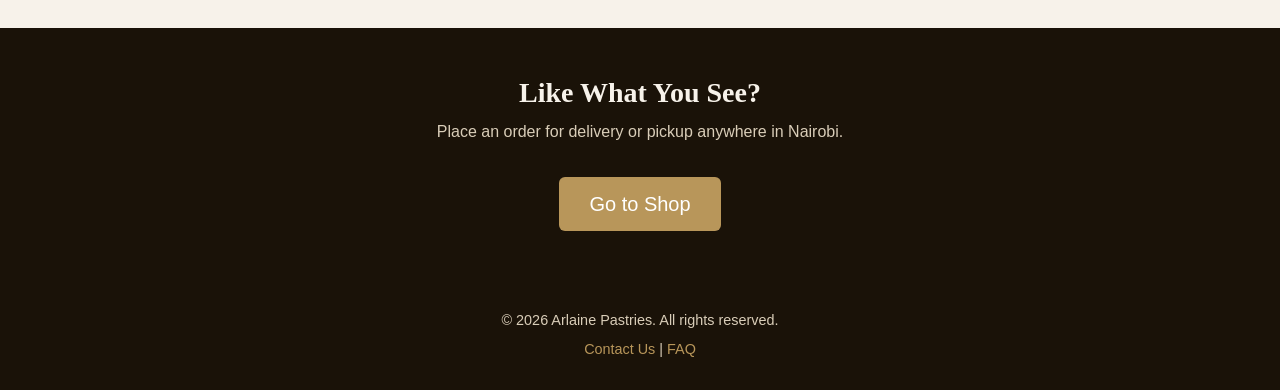
<file: gallery.html>
<!DOCTYPE html>
<html lang="en">
<head>
  <meta charset="UTF-8">
  <meta name="viewport" content="width=device-width, initial-scale=1.0">
  <title>Gallery - Arlaine Pastries</title>
  <link href="https://cdn.jsdelivr.net/npm/bootstrap@5.3.0/dist/css/bootstrap.min.css" rel="stylesheet">
  <link rel="stylesheet" href="style.css">
</head>
<body>

<!-- Navigation Bar -->
<nav class="navbar navbar-expand-lg">
  <div class="container">
    <a class="navbar-brand" href="index.html">Arlaine Pastries</a>
    <button class="navbar-toggler" type="button" data-bs-toggle="collapse" data-bs-target="#navMenu">
      <span class="navbar-toggler-icon"></span>
    </button>
    <div class="collapse navbar-collapse" id="navMenu">
      <div class="navbar-nav ms-auto">
        <a class="nav-link" href="index.html">Home</a>
        <a class="nav-link" href="about.html">About</a>
        <a class="nav-link" href="menu.html">Menu</a>
        <a class="nav-link" href="shop.html">Shop</a>
        <a class="nav-link active" href="gallery.html">Gallery</a>
        <a class="nav-link" href="blog.html">Blog</a>
        <a class="nav-link" href="contact.html">Contact</a>
        <a class="nav-link" href="faq.html">FAQ</a>
        <button id="darkModeToggle" onclick="toggleDarkMode()">Dark Mode</button>
      </div>
    </div>
  </div>
</nav>

<!-- Page Banner -->
<div class="page-banner">
  <h1>Our Gallery</h1>
  <p>A look at what comes out of our kitchen every day</p>
</div>

<!-- Image Carousel -->
 <section class="py-3" style="background-color: #1a1208;">
  <h2 class="text-center mb-3" style="color: #f7f2ea;">A Taste of What We Make</h2>
  <div id="galleryCarousel" class="carousel slide" data-bs-ride="carousel">
      <div class="carousel-indicators">
        <button type="button" data-bs-target="#galleryCarousel" data-bs-slide-to="0" class="active" aria-label="Slide 1"></button>
        <button type="button" data-bs-target="#galleryCarousel" data-bs-slide-to="1" aria-label="Slide 2"></button>
        <button type="button" data-bs-target="#galleryCarousel" data-bs-slide-to="2" aria-label="Slide 3"></button>
        <button type="button" data-bs-target="#galleryCarousel" data-bs-slide-to="3" aria-label="Slide 4"></button>
      </div>

      <div class="carousel-inner" style="border-radius: 10px; overflow: hidden;">
        <div class="carousel-item active">
          <img src="images/carousel-1.jpg" class="d-block w-100 carousel-img" alt="Fresh Fruit Cake">
          <div class="carousel-caption">
            <h5>Fresh Fruit Cake</h5>
          </div>
        </div>
        <div class="carousel-item">
          <img src="images/carousel-2.jpg" class="d-block w-100 carousel-img" alt="Chocolate Fruit Cake">
          <div class="carousel-caption">
            <h5>Chocolate Fruit Cake</h5>
          </div>
        </div>
        <div class="carousel-item">
          <img src="images/carousel-3.jpg" class="d-block w-100 carousel-img" alt="Freshly baked bread">
          <div class="carousel-caption">
            <h5>Freshly Baked Bread</h5>
          </div>
        </div>
        <div class="carousel-item">
          <img src="images/carousel-4.jpg" class="d-block w-100 carousel-img" alt="Fresh Pastry Selection" >
          <div class="carousel-caption">
            <h5>Fresh Pastry Selection</h5>
          </div>
        </div>
      </div>

      <button class="carousel-control-prev" type="button" data-bs-target="#galleryCarousel" data-bs-slide="prev">
        <span class="carousel-control-prev-icon" aria-hidden="true"></span>
        <span class="visually-hidden">Previous</span>
      </button>
      <button class="carousel-control-next" type="button" data-bs-target="#galleryCarousel" data-bs-slide="next">
        <span class="carousel-control-next-icon" aria-hidden="true"></span>
        <span class="visually-hidden">Next</span>
      </button>

    </div>
  </div>
</section>

<!-- Gallery Grid -->
<section class="py-5">
  <div class="container">
    <div class="row g-3">

      <div class="col-md-4 col-6">
        <div class="gallery-item">
          <img src="images/gallery-1.jpg" alt="Cake decoration close up" class="img-fluid">
          <div class="gallery-overlay">
            <p>Cake Decoration</p>
          </div>
        </div>
      </div>

      <div class="col-md-4 col-6">
        <div class="gallery-item">
          <img src="images/gallery-2.jpg" alt="Baker hands at work" class="img-fluid">
          <div class="gallery-overlay">
            <p>Fresh From the Kitchen</p>
          </div>
        </div>
      </div>

      <div class="col-md-4 col-6">
        <div class="gallery-item">
          <img src="images/gallery-3.jpg" alt="Pastry display" class="img-fluid">
          <div class="gallery-overlay">
            <p>Our Pastry Display</p>
          </div>
        </div>
      </div>

      <div class="col-md-4 col-6">
        <div class="gallery-item">
          <img src="images/gallery-4.jpg" alt="Birthday cake with candles" class="img-fluid">
          <div class="gallery-overlay">
            <p>Custom Birthday Cake</p>
          </div>
        </div>
      </div>

      <div class="col-md-4 col-6">
        <div class="gallery-item">
          <img src="images/gallery-5.jpg" alt="Cupcakes arrangement" class="img-fluid">
          <div class="gallery-overlay">
            <p>Cupcake Collection</p>
          </div>
        </div>
      </div>

      <div class="col-md-4 col-6">
        <div class="gallery-item">
          <img src="images/gallery-6.jpg" alt="Baking in the oven" class="img-fluid">
          <div class="gallery-overlay">
            <p>Baked Fresh Daily</p>
          </div>
        </div>
      </div>

      <div class="col-md-4 col-6">
        <div class="gallery-item">
          <img src="images/bakery-kitchen.jpg" alt="Our bakery kitchen" class="img-fluid">
          <div class="gallery-overlay">
            <p>Our Kitchen</p>
          </div>
        </div>
      </div>

      <div class="col-md-4 col-6">
        <div class="gallery-item">
          <img src="images/about-baker.jpg" alt="Our baker at work" class="img-fluid">
          <div class="gallery-overlay">
            <p>Meet Our Baker</p>
          </div>
        </div>
      </div>

      <div class="col-md-4 col-6">
        <div class="gallery-item">
          <img src="images/chocolate-cake.jpg" alt="Chocolate Fudge Cake" class="img-fluid">
          <div class="gallery-overlay">
            <p>Chocolate Fudge Cake</p>
          </div>
        </div>
      </div>

    </div>
  </div>
</section>


<section class="py-5 menu-order-cta text-center">
  <div class="container">
    <h3>Like What You See?</h3>
    <p class="mt-2">Place an order for delivery or pickup anywhere in Nairobi.</p>
    <a href="shop.html" class="btn btn-warning btn-lg mt-3">Go to Shop</a>
  </div>
</section>

<!-- Footer -->
<footer class="text-center py-4">
  <p>&copy; 2026 Arlaine Pastries. All rights reserved.</p>
  <p>
    <a href="contact.html">Contact Us</a> |
    <a href="faq.html">FAQ</a>
  </p>
</footer>

<script src="https://cdn.jsdelivr.net/npm/bootstrap@5.3.0/dist/js/bootstrap.bundle.min.js"></script>
<script src="main.js"></script>

</body>
</html>
</file>
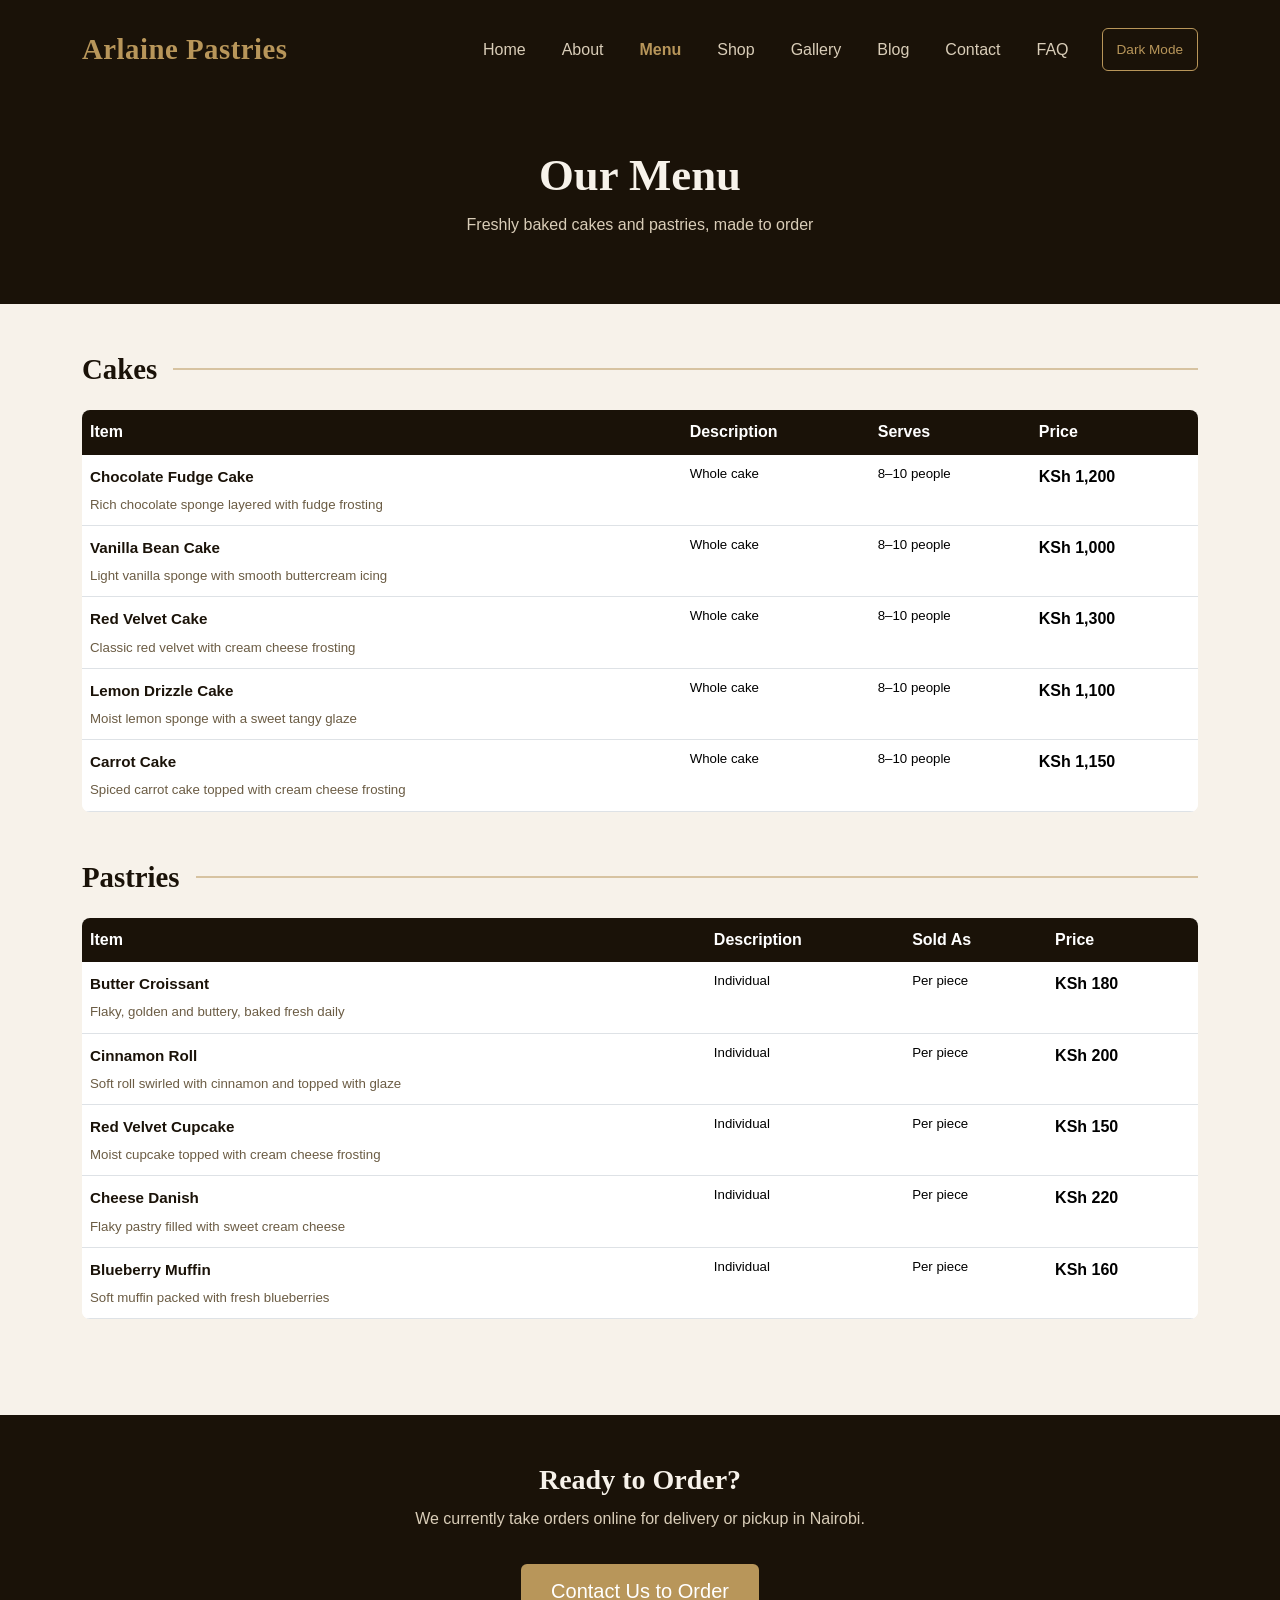
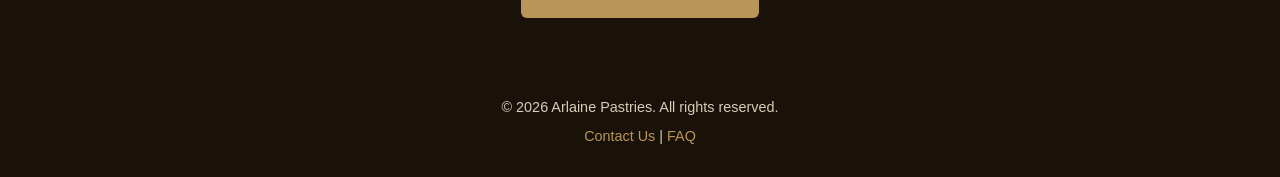
<file: menu.html>
<!DOCTYPE html>
<html lang="en">
<head>
  <meta charset="UTF-8">
  <meta name="viewport" content="width=device-width, initial-scale=1.0">
  <title>Menu - Arlaine Pastries</title>
  <link href="https://cdn.jsdelivr.net/npm/bootstrap@5.3.0/dist/css/bootstrap.min.css" rel="stylesheet">
  <link rel="stylesheet" href="style.css">
</head>
<body>

<!-- Navigation Bar -->
<nav class="navbar navbar-expand-lg">
  <div class="container">
    <a class="navbar-brand" href="index.html">Arlaine Pastries</a>
    <button class="navbar-toggler" type="button" data-bs-toggle="collapse" data-bs-target="#navMenu">
      <span class="navbar-toggler-icon"></span>
    </button>
    <div class="collapse navbar-collapse" id="navMenu">
      <div class="navbar-nav ms-auto">
        <a class="nav-link" href="index.html">Home</a>
        <a class="nav-link" href="about.html">About</a>
        <a class="nav-link active" href="menu.html">Menu</a>
        <a class="nav-link" href="shop.html">Shop</a>
        <a class="nav-link" href="gallery.html">Gallery</a>
        <a class="nav-link" href="blog.html">Blog</a>
        <a class="nav-link" href="contact.html">Contact</a>
        <a class="nav-link" href="faq.html">FAQ</a>
        <button id="darkModeToggle" onclick="toggleDarkMode()">Dark Mode</button>
      </div>
    </div>
  </div>
</nav>

<!-- Page Banner -->
<div class="page-banner">
  <h1>Our Menu</h1>
  <p>Freshly baked cakes and pastries, made to order</p>
</div>

<!-- Full Menu Section -->
<section class="py-5">
  <div class="container">

    <!-- Cakes -->
    <div class="menu-section-label">
      <h2>Cakes</h2>
      <div class="menu-divider"></div>
    </div>

    <table class="table table-hover menu-table mb-5">
      <thead class="my-table-head">
        <tr>
          <th>Item</th>
          <th>Description</th>
          <th>Serves</th>
          <th>Price</th>
        </tr>
      </thead>
      <tbody>
        <tr>
          <td>
            <span class="menu-item-name">Chocolate Fudge Cake</span><br>
            <span class="menu-item-sub">Rich chocolate sponge layered with fudge frosting</span>
          </td>
          <td class="menu-item-sub">Whole cake</td>
          <td class="menu-item-sub">8–10 people</td>
          <td class="menu-price">KSh 1,200</td>
        </tr>
        <tr>
          <td>
            <span class="menu-item-name">Vanilla Bean Cake</span><br>
            <span class="menu-item-sub">Light vanilla sponge with smooth buttercream icing</span>
          </td>
          <td class="menu-item-sub">Whole cake</td>
          <td class="menu-item-sub">8–10 people</td>
          <td class="menu-price">KSh 1,000</td>
        </tr>
        <tr>
          <td>
            <span class="menu-item-name">Red Velvet Cake</span><br>
            <span class="menu-item-sub">Classic red velvet with cream cheese frosting</span>
          </td>
          <td class="menu-item-sub">Whole cake</td>
          <td class="menu-item-sub">8–10 people</td>
          <td class="menu-price">KSh 1,300</td>
        </tr>
        <tr>
          <td>
            <span class="menu-item-name">Lemon Drizzle Cake</span><br>
            <span class="menu-item-sub">Moist lemon sponge with a sweet tangy glaze</span>
          </td>
          <td class="menu-item-sub">Whole cake</td>
          <td class="menu-item-sub">8–10 people</td>
          <td class="menu-price">KSh 1,100</td>
        </tr>
        <tr>
          <td>
            <span class="menu-item-name">Carrot Cake</span><br>
            <span class="menu-item-sub">Spiced carrot cake topped with cream cheese frosting</span>
          </td>
          <td class="menu-item-sub">Whole cake</td>
          <td class="menu-item-sub">8–10 people</td>
          <td class="menu-price">KSh 1,150</td>
        </tr>
      </tbody>
    </table>

    <!-- Pastries -->
    <div class="menu-section-label">
      <h2>Pastries</h2>
      <div class="menu-divider"></div>
    </div>

    <table class="table table-hover menu-table mb-5">
      <thead class="my-table-head">
        <tr>
          <th>Item</th>
          <th>Description</th>
          <th>Sold As</th>
          <th>Price</th>
        </tr>
      </thead>
      <tbody>
        <tr>
          <td>
            <span class="menu-item-name">Butter Croissant</span><br>
            <span class="menu-item-sub">Flaky, golden and buttery, baked fresh daily</span>
          </td>
          <td class="menu-item-sub">Individual</td>
          <td class="menu-item-sub">Per piece</td>
          <td class="menu-price">KSh 180</td>
        </tr>
        <tr>
          <td>
            <span class="menu-item-name">Cinnamon Roll</span><br>
            <span class="menu-item-sub">Soft roll swirled with cinnamon and topped with glaze</span>
          </td>
          <td class="menu-item-sub">Individual</td>
          <td class="menu-item-sub">Per piece</td>
          <td class="menu-price">KSh 200</td>
        </tr>
        <tr>
          <td>
            <span class="menu-item-name">Red Velvet Cupcake</span><br>
            <span class="menu-item-sub">Moist cupcake topped with cream cheese frosting</span>
          </td>
          <td class="menu-item-sub">Individual</td>
          <td class="menu-item-sub">Per piece</td>
          <td class="menu-price">KSh 150</td>
        </tr>
        <tr>
          <td>
            <span class="menu-item-name">Cheese Danish</span><br>
            <span class="menu-item-sub">Flaky pastry filled with sweet cream cheese</span>
          </td>
          <td class="menu-item-sub">Individual</td>
          <td class="menu-item-sub">Per piece</td>
          <td class="menu-price">KSh 220</td>
        </tr>
        <tr>
          <td>
            <span class="menu-item-name">Blueberry Muffin</span><br>
            <span class="menu-item-sub">Soft muffin packed with fresh blueberries</span>
          </td>
          <td class="menu-item-sub">Individual</td>
          <td class="menu-item-sub">Per piece</td>
          <td class="menu-price">KSh 160</td>
        </tr>
      </tbody>
    </table>

  </div>
</section>

<!-- Order CTA -->
<section class="py-5 menu-order-cta text-center">
  <div class="container">
    <h3>Ready to Order?</h3>
    <p class="mt-2">We currently take orders online for delivery or pickup in Nairobi.</p>
    <a href="contact.html" class="btn btn-warning btn-lg mt-3">Contact Us to Order</a>
  </div>
</section>

<!-- Footer -->
<footer class="text-center py-4">
  <p>&copy; 2026 Arlaine Pastries. All rights reserved.</p>
  <p>
    <a href="contact.html">Contact Us</a> |
    <a href="faq.html">FAQ</a>
  </p>
</footer>

<script src="https://cdn.jsdelivr.net/npm/bootstrap@5.3.0/dist/js/bootstrap.bundle.min.js"></script>
<script src="main.js"></script>

</body>
</html>
</file>
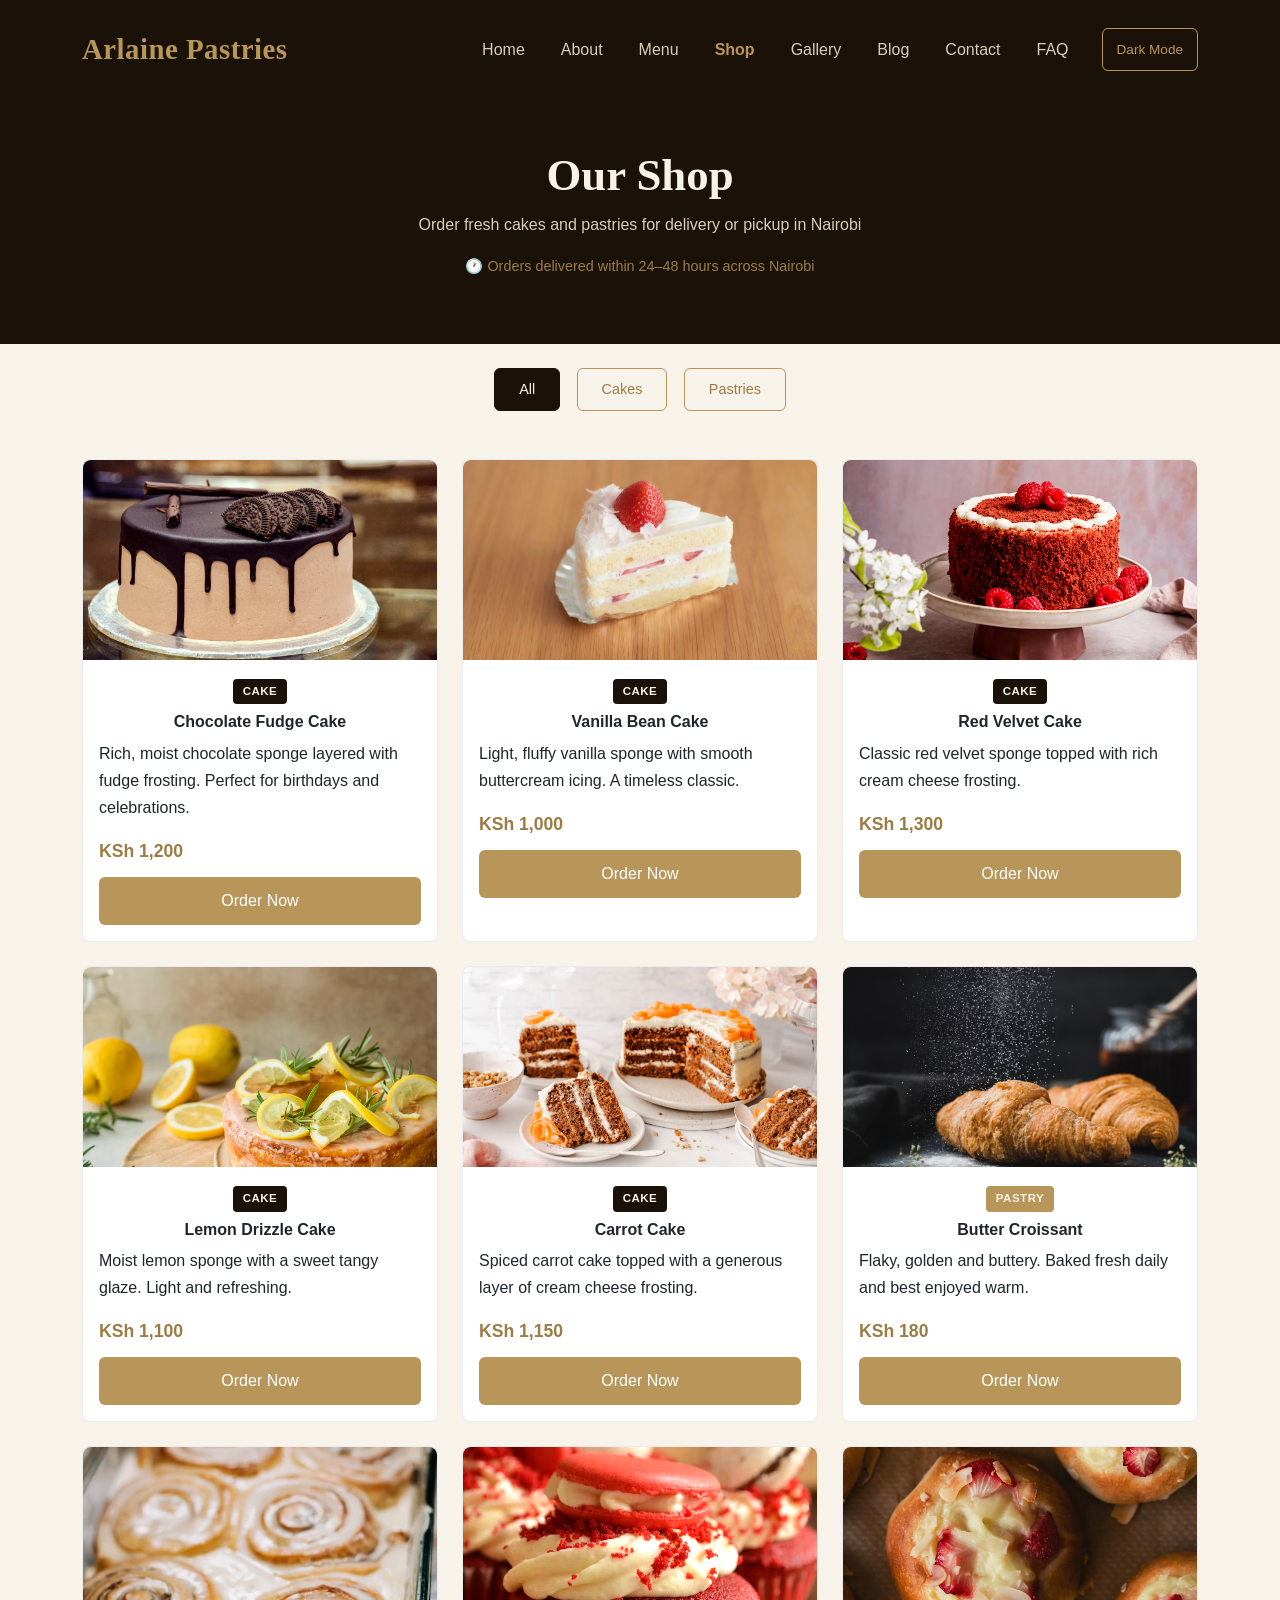
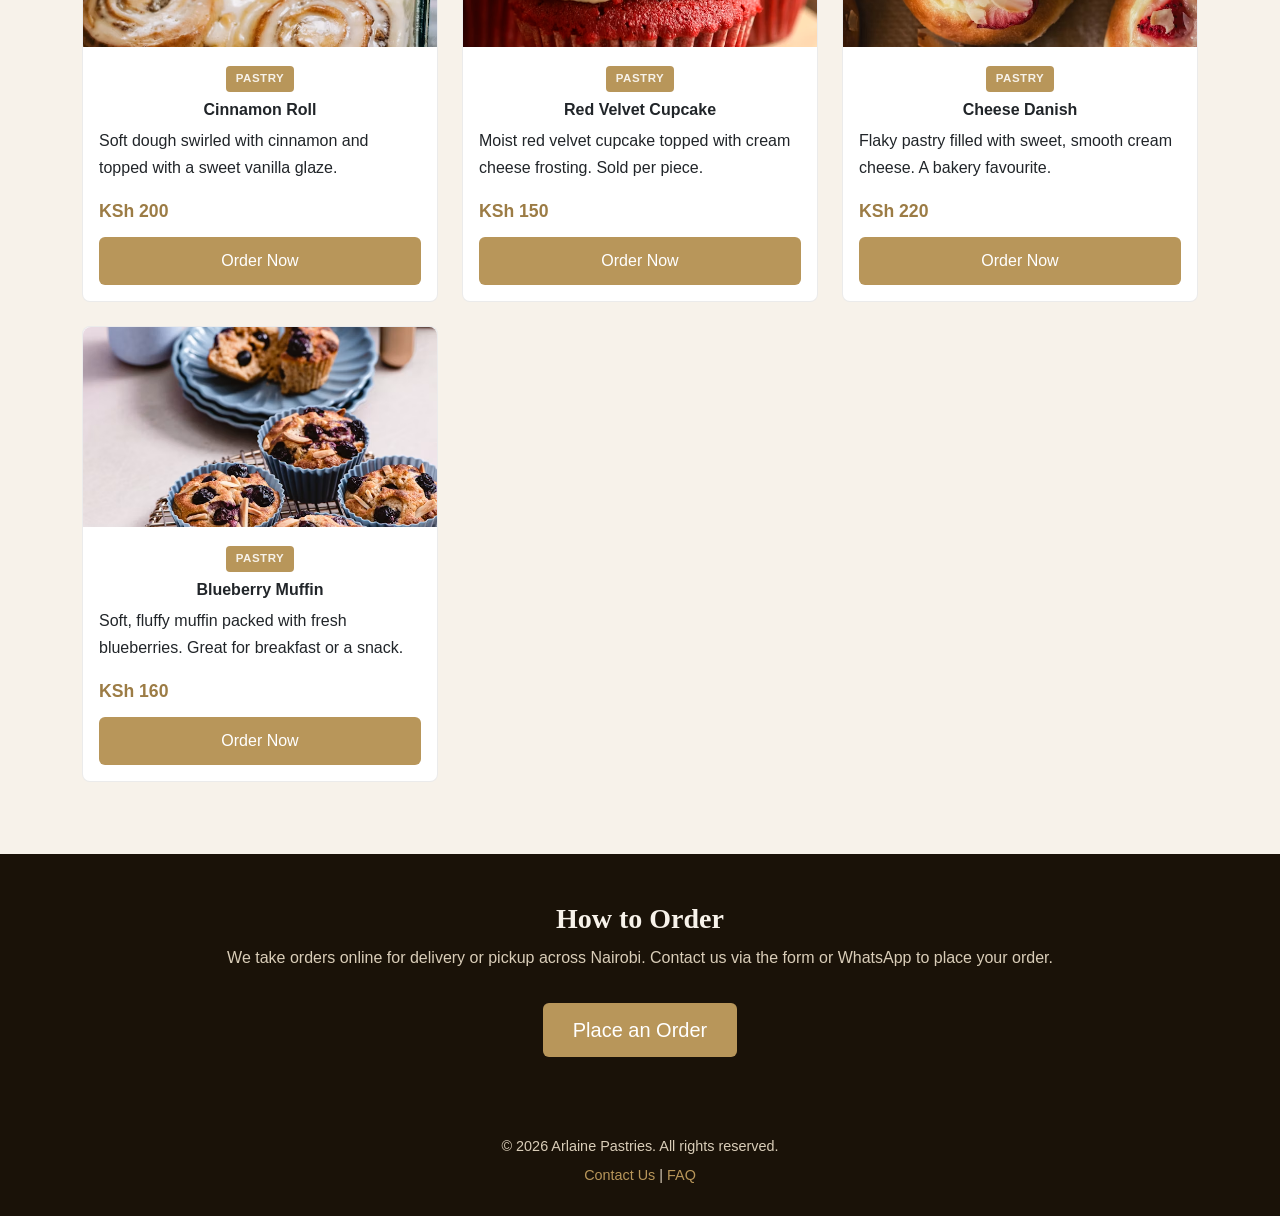
<file: shop.html>
<!DOCTYPE html>
<html lang="en">
<head>
  <meta charset="UTF-8">
  <meta name="viewport" content="width=device-width, initial-scale=1.0">
  <title>Shop - Arlaine Pastries</title>
  <link href="https://cdn.jsdelivr.net/npm/bootstrap@5.3.0/dist/css/bootstrap.min.css" rel="stylesheet">
  <link rel="stylesheet" href="style.css">
</head>
<body>

<!-- Navigation Bar -->
<nav class="navbar navbar-expand-lg">
  <div class="container">
    <a class="navbar-brand" href="index.html">Arlaine Pastries</a>
    <button class="navbar-toggler" type="button" data-bs-toggle="collapse" data-bs-target="#navMenu">
      <span class="navbar-toggler-icon"></span>
    </button>
    <div class="collapse navbar-collapse" id="navMenu">
      <div class="navbar-nav ms-auto">
        <a class="nav-link" href="index.html">Home</a>
        <a class="nav-link" href="about.html">About</a>
        <a class="nav-link" href="menu.html">Menu</a>
        <a class="nav-link active" href="shop.html">Shop</a>
        <a class="nav-link" href="gallery.html">Gallery</a>
        <a class="nav-link" href="blog.html">Blog</a>
        <a class="nav-link" href="contact.html">Contact</a>
        <a class="nav-link" href="faq.html">FAQ</a>
        <button id="darkModeToggle" onclick="toggleDarkMode()">Dark Mode</button>
      </div>
    </div>
  </div>
</nav>

<!-- Page Banner -->
<div class="page-banner">
  <h1>Our Shop</h1>
  <p>Order fresh cakes and pastries for delivery or pickup in Nairobi</p>
  <p class="text-center mt-3" style="color:#9c7c45; font-size:0.9rem;">
  🕐 Orders delivered within 24–48 hours across Nairobi
</p>
</div>

<!-- Filter Buttons -->
<section class="py-4 text-center" style="padding-bottom: 0 !important;">
  <div class="container">
    <button class="shop-filter-btn active" onclick="filterProducts('all')">All</button>
    <button class="shop-filter-btn" onclick="filterProducts('cakes')">Cakes</button>
    <button class="shop-filter-btn" onclick="filterProducts('pastries')">Pastries</button>
  </div>
</section>

<!-- Products Grid -->
<section class="py-5">
  <div class="container">
    <div class="row" id="productsGrid">

      <!-- Cake 1 -->
      <div class="col-md-4 mb-4 product-item" data-category="cakes">
        <div class="card h-100">
          <img src="images/chocolate-cake.jpg" alt="Chocolate Fudge Cake">
          <div class="card-body text-center">
            <span class="shop-badge">Cake</span>
            <h5 class="card-title mt-2">Chocolate Fudge Cake</h5>
            <p class="card-text">Rich, moist chocolate sponge layered with fudge frosting. Perfect for birthdays and celebrations.</p>
            <p class="shop-price">KSh 1,200</p>
            <a href="contact.html" class="btn btn-warning w-100">Order Now</a>
          </div>
        </div>
      </div>

      <!-- Cake 2 -->
      <div class="col-md-4 mb-4 product-item" data-category="cakes">
        <div class="card h-100">
          <img src="images/vanilla-cake.jpg" alt="Vanilla Bean Cake">
          <div class="card-body text-center">
            <span class="shop-badge">Cake</span>
            <h5 class="card-title mt-2">Vanilla Bean Cake</h5>
            <p class="card-text">Light, fluffy vanilla sponge with smooth buttercream icing. A timeless classic.</p>
            <p class="shop-price">KSh 1,000</p>
            <a href="contact.html" class="btn btn-warning w-100">Order Now</a>
          </div>
        </div>
      </div>

      <!-- Cake 3 -->
      <div class="col-md-4 mb-4 product-item" data-category="cakes">
        <div class="card h-100">
          <img src="images/red-velvet-cake.jpg" alt="Red Velvet Cake">
          <div class="card-body text-center">
            <span class="shop-badge">Cake</span>
            <h5 class="card-title mt-2">Red Velvet Cake</h5>
            <p class="card-text">Classic red velvet sponge topped with rich cream cheese frosting.</p>
            <p class="shop-price">KSh 1,300</p>
            <a href="contact.html" class="btn btn-warning w-100">Order Now</a>
          </div>
        </div>
      </div>

      <!-- Cake 4 -->
      <div class="col-md-4 mb-4 product-item" data-category="cakes">
        <div class="card h-100">
          <img src="images/lemon-cake.jpg" alt="Lemon Drizzle Cake">
          <div class="card-body text-center">
            <span class="shop-badge">Cake</span>
            <h5 class="card-title mt-2">Lemon Drizzle Cake</h5>
            <p class="card-text">Moist lemon sponge with a sweet tangy glaze. Light and refreshing.</p>
            <p class="shop-price">KSh 1,100</p>
            <a href="contact.html" class="btn btn-warning w-100">Order Now</a>
          </div>
        </div>
      </div>

      <!-- Cake 5 -->
      <div class="col-md-4 mb-4 product-item" data-category="cakes">
        <div class="card h-100">
          <img src="images/carrot-cake.jpg" alt="Carrot Cake">
          <div class="card-body text-center">
            <span class="shop-badge">Cake</span>
            <h5 class="card-title mt-2">Carrot Cake</h5>
            <p class="card-text">Spiced carrot cake topped with a generous layer of cream cheese frosting.</p>
            <p class="shop-price">KSh 1,150</p>
            <a href="contact.html" class="btn btn-warning w-100">Order Now</a>
          </div>
        </div>
      </div>

      <!-- Pastry 1 -->
      <div class="col-md-4 mb-4 product-item" data-category="pastries">
        <div class="card h-100">
          <img src="images/croissant.jpg" alt="Butter Croissant">
          <div class="card-body text-center">
            <span class="shop-badge pastry-badge">Pastry</span>
            <h5 class="card-title mt-2">Butter Croissant</h5>
            <p class="card-text">Flaky, golden and buttery. Baked fresh daily and best enjoyed warm.</p>
            <p class="shop-price">KSh 180</p>
            <a href="contact.html" class="btn btn-warning w-100">Order Now</a>
          </div>
        </div>
      </div>

      <!-- Pastry 2 -->
      <div class="col-md-4 mb-4 product-item" data-category="pastries">
        <div class="card h-100">
          <img src="images/cinnamon-roll.jpg" alt="Cinnamon Roll">
          <div class="card-body text-center">
            <span class="shop-badge pastry-badge">Pastry</span>
            <h5 class="card-title mt-2">Cinnamon Roll</h5>
            <p class="card-text">Soft dough swirled with cinnamon and topped with a sweet vanilla glaze.</p>
            <p class="shop-price">KSh 200</p>
            <a href="contact.html" class="btn btn-warning w-100">Order Now</a>
          </div>
        </div>
      </div>

      <!-- Pastry 3 -->
      <div class="col-md-4 mb-4 product-item" data-category="pastries">
        <div class="card h-100">
          <img src="images/cupcake.jpg" alt="Red Velvet Cupcake">
          <div class="card-body text-center">
            <span class="shop-badge pastry-badge">Pastry</span>
            <h5 class="card-title mt-2">Red Velvet Cupcake</h5>
            <p class="card-text">Moist red velvet cupcake topped with cream cheese frosting. Sold per piece.</p>
            <p class="shop-price">KSh 150</p>
            <a href="contact.html" class="btn btn-warning w-100">Order Now</a>
          </div>
        </div>
      </div>

      <!-- Pastry 4 -->
      <div class="col-md-4 mb-4 product-item" data-category="pastries">
        <div class="card h-100">
          <img src="images/cheese-danish.jpg" alt="Cheese Danish">
          <div class="card-body text-center">
            <span class="shop-badge pastry-badge">Pastry</span>
            <h5 class="card-title mt-2">Cheese Danish</h5>
            <p class="card-text">Flaky pastry filled with sweet, smooth cream cheese. A bakery favourite.</p>
            <p class="shop-price">KSh 220</p>
            <a href="contact.html" class="btn btn-warning w-100">Order Now</a>
          </div>
        </div>
      </div>

      <!-- Pastry 5 -->
      <div class="col-md-4 mb-4 product-item" data-category="pastries">
        <div class="card h-100">
          <img src="images/muffin.jpg" alt="Blueberry Muffin">
          <div class="card-body text-center">
            <span class="shop-badge pastry-badge">Pastry</span>
            <h5 class="card-title mt-2">Blueberry Muffin</h5>
            <p class="card-text">Soft, fluffy muffin packed with fresh blueberries. Great for breakfast or a snack.</p>
            <p class="shop-price">KSh 160</p>
            <a href="contact.html" class="btn btn-warning w-100">Order Now</a>
          </div>
        </div>
      </div>

    </div>
  </div>
</section>

<!-- Order Note -->
<section class="py-5 menu-order-cta text-center">
  <div class="container">
    <h3>How to Order</h3>
    <p class="mt-2">We take orders online for delivery or pickup across Nairobi. Contact us via the form or WhatsApp to place your order.</p>
    <a href="contact.html" class="btn btn-warning btn-lg mt-3">Place an Order</a>
  </div>
</section>

<!-- Footer -->
<footer class="text-center py-4">
  <p>&copy; 2026 Arlaine Pastries. All rights reserved.</p>
  <p>
    <a href="contact.html">Contact Us</a> |
    <a href="faq.html">FAQ</a>
  </p>
</footer>

<script src="https://cdn.jsdelivr.net/npm/bootstrap@5.3.0/dist/js/bootstrap.bundle.min.js"></script>
<script src="main.js"></script>

</body>
</html>
</file>
<file: style.css>
/* Arlaine Pastries - Custom Styles */

:root {
  --cream: #f7f2ea;
  --black: #1a1208;
  --gold: #b8965a;
  --gold-dark: #9c7c45;
  --text: #2e2418;
}

/* BASE */
body {
  font-family: Arial, Verdana, sans-serif;
  background-color: var(--cream);
  color: var(--text);
  line-height: 1.7;
}

h1, h2, h3 {
  font-family: Georgia, 'Times New Roman', serif;
  font-weight: 700;
}

h4, h5, h6 {
  font-family: Arial, Verdana, sans-serif;
  font-weight: 600;
}

p {
  text-align: left;
  font-weight: 400;
}

.hero-banner p,
.page-banner p,
.text-center p {
  text-align: center;
}

/* NAVBAR */
nav.navbar {
  background-color: #1a1208 !important;
  padding: 20px 0;
}

nav.navbar .navbar-brand {
  font-family: Georgia, serif;
  font-weight: 700;
  font-size: 1.8rem;
  color: #b8965a !important;
  letter-spacing: 0.5px;
}

nav.navbar .nav-link {
  color: #d9cdb8 !important;
  font-weight: 500;
  margin: 0 10px;
}

nav.navbar .nav-link:hover {
  color: #b8965a !important;
}

nav.navbar .nav-link.active {
  color: #b8965a !important;
  font-weight: 600;
}

.navbar-toggler {
  border-color: #b8965a !important;
}

.navbar-toggler-icon {
  filter: invert(1);
}

/*  HERO BANNER */
.hero-banner {
  background-color: #1a1208;
  color: #f7f2ea;
  padding: 0;
  text-align: center;
}

.hero-banner h1 {
  font-size: 3.5rem;
  font-weight: 700;
  color: #f7f2ea;
  margin-bottom: 1rem;
}

.hero-banner p {
  color: #d9cdb8;
  font-size: 1.1rem;
  text-align: center;
}

/*  PAGE BANNER (all inner pages) */
.page-banner {
  background-color: #1a1208;
  color: #f7f2ea;
  padding: 80px 0;
  text-align: center;
}

.page-banner h1 {
  font-size: 2.8rem;
  font-weight: 700;
  color: #f7f2ea;
}

.page-banner p {
  color: #d9cdb8;
  text-align: center;
}

/*  SECTIONS */
section {
  padding-top: 80px;
  padding-bottom: 80px;
}

section h2 {
  font-size: 2rem;
  margin-bottom: 2rem;
  font-weight: 700;
}

.welcome-section {
  padding: 100px 0;
}

.welcome-section h2 {
  font-size: 2.2rem;
  margin-bottom: 1.2rem;
}

.welcome-section p {
  max-width: 650px;
  margin: 0 auto;
  opacity: 0.75;
  text-align: center;
}

/*  CARDS */
.card {
  border-radius: 8px;
  border: 1px solid rgba(0,0,0,0.08);
  background-color: #ffffff;
  box-shadow: none;
  transition: transform 0.2s ease;
}

.card:hover {
  transform: translateY(-4px);
}

.card-title {
  font-family: Arial, sans-serif;
  font-weight: 600;
  font-size: 1rem;
}

.card p,
.card-text {
  text-align: left;
}

.card img {
  border-radius: 8px 8px 0 0;
  height: 200px;
  object-fit: cover;
  width: 100%;
}

/*  BUTTONS */
.btn-warning {
  background-color: #b8965a !important;
  border: none !important;
  color: #ffffff !important;
  font-weight: 500;
  border-radius: 6px;
  padding: 12px 30px;
}

.btn-warning:hover {
  background-color: #1a1208 !important;
  color: #ffffff !important;
}

.btn-outline-light {
  border: 1px solid #b8965a !important;
  color: #b8965a !important;
  border-radius: 6px;
  padding: 11px 30px;
  font-weight: 500;
}

.btn-outline-light:hover {
  background-color: #b8965a !important;
  color: #ffffff !important;
}

.btn-outline-dark {
  border: 1px solid #b8965a !important;
  color: #9c7c45 !important;
  border-radius: 6px;
  padding: 11px 30px;
  font-weight: 500;
}

.btn-outline-dark:hover {
  background-color: #b8965a !important;
  color: #ffffff !important;
}

/*  TABLES (general) */
.table {
  background-color: #ffffff;
  border-radius: 8px;
  overflow: hidden;
}

table thead.my-table-head tr th {
  background-color: #1a1208 !important;
  color: #ffffff !important;
  border-color: #1a1208 !important;
  font-weight: 600;
}

.table-hover tbody tr:hover {
  background-color: #f7f2ea;
}

/*  FOOTER */
footer {
  background-color: #1a1208 !important;
  color: #ffffff !important;
  padding: 50px 0;
  text-align: center;
}

footer p {
  color: #d9cdb8 !important;
  margin: 0.3rem 0;
  text-align: center;
  font-size: 0.9rem;
}

footer a {
  color: #b8965a !important;
  text-decoration: none;
}

footer a:hover {
  text-decoration: underline;
}

/*  MENU PAGE */
.menu-section-label {
  display: flex;
  align-items: center;
  gap: 16px;
  margin-bottom: 1.5rem;
}

.menu-section-label h2 {
  margin: 0;
  white-space: nowrap;
  font-size: 1.8rem;
  color: #1a1208;
}

.menu-divider {
  flex: 1;
  height: 2px;
  background-color: #b8965a;
  opacity: 0.5;
}

.menu-item-name {
  font-weight: 600;
  color: #1a1208;
  font-size: 0.95rem;
}

.menu-item-sub {
  color: #6b5c44;
  font-size: 0.83rem;
}

.menu-price {
  font-weight: 600;
  color: #9c7c45;
  white-space: nowrap;
}

.menu-order-cta {
  background-color: #1a1208 !important;
}

.menu-order-cta h3 {
  color: #f7f2ea;
}

.menu-order-cta p {
  color: #d9cdb8;
  text-align: center;
}

/*  DARK MODE TOGGLE */
#darkModeToggle {
  background: none;
  border: 1px solid #b8965a;
  color: #b8965a;
  border-radius: 6px;
  padding: 6px 14px;
  font-size: 0.85rem;
  cursor: pointer;
  margin-left: 15px;
  font-family: Arial, sans-serif;
}

#darkModeToggle:hover {
  background-color: #b8965a;
  color: white;
}

/*  DARK MODE*/
body.dark-mode {
  background-color: #0f0c06;
  color: #f0e8d8;
}

body.dark-mode .card {
  background-color: #1f1a10;
  border-color: rgba(255,255,255,0.1);
  color: #f0e8d8;
}

body.dark-mode .card-text,
body.dark-mode .card p {
  color: #d9cdb8;
}

body.dark-mode section,
body.dark-mode .welcome-section,
body.dark-mode .bg-light {
  background-color: #0f0c06 !important;
}

body.dark-mode .table {
  background-color: #1f1a10;
  color: #f0e8d8;
}

body.dark-mode .table-hover tbody tr:hover {
  background-color: #2a2211;
}

body.dark-mode .menu-item-name {
  color: #f0e8d8;
}

body.dark-mode .menu-section-label h2 {
  color: #f0e8d8;
}

/*  SHOP PAGE */
.shop-filter-btn {
  background: none;
  border: 1px solid #b8965a;
  color: #9c7c45;
  border-radius: 6px;
  padding: 8px 24px;
  margin: 0 6px;
  font-family: Arial, sans-serif;
  font-size: 0.9rem;
  font-weight: 500;
  cursor: pointer;
  transition: all 0.2s ease;
}

.shop-filter-btn:hover {
  background-color: #b8965a;
  color: white;
}

.shop-filter-btn.active {
  background-color: #1a1208;
  color: #f7f2ea;
  border-color: #1a1208;
}

.shop-badge {
  display: inline-block;
  background-color: #1a1208;
  color: #f7f2ea;
  font-size: 0.72rem;
  font-weight: 600;
  padding: 3px 10px;
  border-radius: 4px;
  letter-spacing: 0.5px;
  text-transform: uppercase;
}

.pastry-badge {
  background-color: #b8965a;
}

.shop-price {
  font-size: 1.1rem;
  font-weight: 700;
  color: #9c7c45;
  margin: 10px 0;
}

.product-item {
  transition: opacity 0.3s ease;
}

.product-item.hidden {
  display: none;
}

/*   GALLERY PAGE*/
.gallery-item {
  position: relative;
  overflow: hidden;
  border-radius: 8px;
  cursor: pointer;
}

.gallery-item img {
  width: 100%;
  height: 220px;
  object-fit: cover;
  display: block;
  transition: transform 0.3s ease;
  border-radius: 8px;
}

.gallery-item:hover img {
  transform: scale(1.05);
}

.gallery-overlay {
  position: absolute;
  bottom: 0;
  left: 0;
  right: 0;
  background: rgba(26, 18, 8, 0.75);
  color: #f7f2ea;
  text-align: center;
  padding: 10px;
  opacity: 0;
  transition: opacity 0.3s ease;
  border-radius: 0 0 8px 8px;
}

.gallery-overlay p {
  margin: 0;
  font-size: 0.9rem;
  font-weight: 600;
  text-align: center;
  color: #f7f2ea;
}

.gallery-item:hover .gallery-overlay {
  opacity: 1;
}

/*  CONTACT PAGE */
.contact-info-item {
  margin-bottom: 1.5rem;
}

.contact-info-item h5 {
  font-weight: 600;
  color: #1a1208;
  margin-bottom: 0.2rem;
}

.contact-info-item p {
  color: #6b5c44;
  margin: 0;
}

.contact-info-item a {
  color: #b8965a;
  text-decoration: none;
}

.contact-info-item a:hover {
  text-decoration: underline;
}

.form-control {
  border: 1px solid rgba(0,0,0,0.15);
  border-radius: 6px;
  padding: 10px 14px;
  font-family: Arial, sans-serif;
  background-color: #ffffff;
}

.form-control:focus {
  border-color: #b8965a;
  box-shadow: 0 0 0 3px rgba(184,150,90,0.15);
}

.form-label {
  font-weight: 600;
  font-size: 0.9rem;
  color: #1a1208;
}

/* FAQ PAGE */
.faq-item {
  border: 1px solid rgba(0,0,0,0.08);
  border-radius: 8px !important;
  margin-bottom: 10px;
  overflow: hidden;
}

.faq-item .accordion-button {
  font-family: Arial, sans-serif;
  font-weight: 600;
  font-size: 0.95rem;
  color: #1a1208;
  background-color: #ffffff;
}

.faq-item .accordion-button:not(.collapsed) {
  background-color: #1a1208;
  color: #f7f2ea;
  box-shadow: none;
}

.faq-item .accordion-button:not(.collapsed)::after {
  filter: invert(1);
}

.faq-item .accordion-button:focus {
  box-shadow: none;
  border-color: #b8965a;
}

.faq-item .accordion-body {
  font-size: 0.9rem;
  color: #6b5c44;
  background-color: #faf6ef;
  line-height: 1.8;
}

.faq-item .accordion-body a {
  color: #b8965a;
  text-decoration: none;
}

.faq-item .accordion-body a:hover {
  text-decoration: underline;
}

/*BLOG PAGE */
.blog-date {
  font-size: 0.78rem;
  color: #b8965a;
  font-weight: 600;
  text-transform: uppercase;
  letter-spacing: 0.5px;
}

/* ABOUT PAGE */
.about-img {
  width: 100%;
  height: 380px;
  object-fit: cover;
  border-radius: 8px;
}

.about-values-section {
  background-color: #1a1208;
}

.about-values-section h2 {
  color: #f7f2ea;
}

.about-value-item {
  padding: 1.5rem;
}

.about-value-item h5 {
  color: #b8965a;
  font-weight: 600;
  margin-bottom: 0.8rem;
  font-size: 1rem;
}

.about-value-item p {
  color: #d9cdb8;
  font-size: 0.9rem;
  text-align: center;
}

.about-founder-img {
  width: 150px;
  height: 150px;
  object-fit: cover;
  border-radius: 50%;
  border: 4px solid #b8965a;
}

.about-founder-title {
  color: #b8965a;
  font-size: 0.95rem;
  font-weight: 600;
}

.about-contact-section {
  background-color: #f0ebe0;
}

.about-contact-section h2 {
  color: #1a1208;
}

.about-contact-section p {
  color: #6b5c44;
  text-align: center;
}

.about-contact-section a {
  color: #b8965a;
  text-decoration: none;
}

.about-contact-section a:hover {
  text-decoration: underline;
}

/*  HOME PAGE - HERO WITH IMAGE */
.hero-image-wrapper {
  position: relative;
  min-height: 550px;
  display: flex;
  align-items: center;
}

.hero-bg-img {
  position: absolute;
  top: 0;
  left: 0;
  width: 100%;
  height: 100%;
  object-fit: cover;
  z-index: 0;
}

.hero-overlay {
  position: absolute;
  top: 0;
  left: 0;
  width: 100%;
  height: 100%;
  background-color: rgba(26, 18, 8, 0.65);
  z-index: 1;
}

.hero-content {
  position: relative;
  z-index: 2;
  padding: 80px 0;
  text-align: center;
  color: #f7f2ea;
}

.hero-content h1 {
  font-family: Georgia, serif;
  color: #f7f2ea;
  font-size: 3rem;
  margin-bottom: 1rem;
}

.hero-content p {
  color: #d9cdb8;
  font-size: 1.1rem;
  text-align: center;
}

/*HOME PAGE - WHY SECTION */
.home-why-section {
  background-color: #1a1208;
}

.home-why-section h2 {
  color: #f7f2ea;
}

.home-why-item h5 {
  color: #b8965a;
  font-weight: 600;
  margin-bottom: 0.8rem;
}

.home-why-item p {
  color: #d9cdb8;
  font-size: 0.9rem;
  text-align: center;
}
.carousel-img { height: 450px; width: 100%; object-fit: cover; object-position: center center;}
.carousel-caption { background-color: rgba(26,18,8,0.65); border-radius: 8px; padding: 1rem 1.5rem; bottom: 30px; }
.carousel-caption h5 { font-family: Georgia, serif; font-size: 1.4rem; color: #f7f2ea; }
.carousel-caption p { color: #d9cdb8; font-size: 0.9rem; text-align: center; }
.carousel-indicators button { background-color: #b8965a !important; }
.page-banner {
  padding: 50px 0;}
</file>
